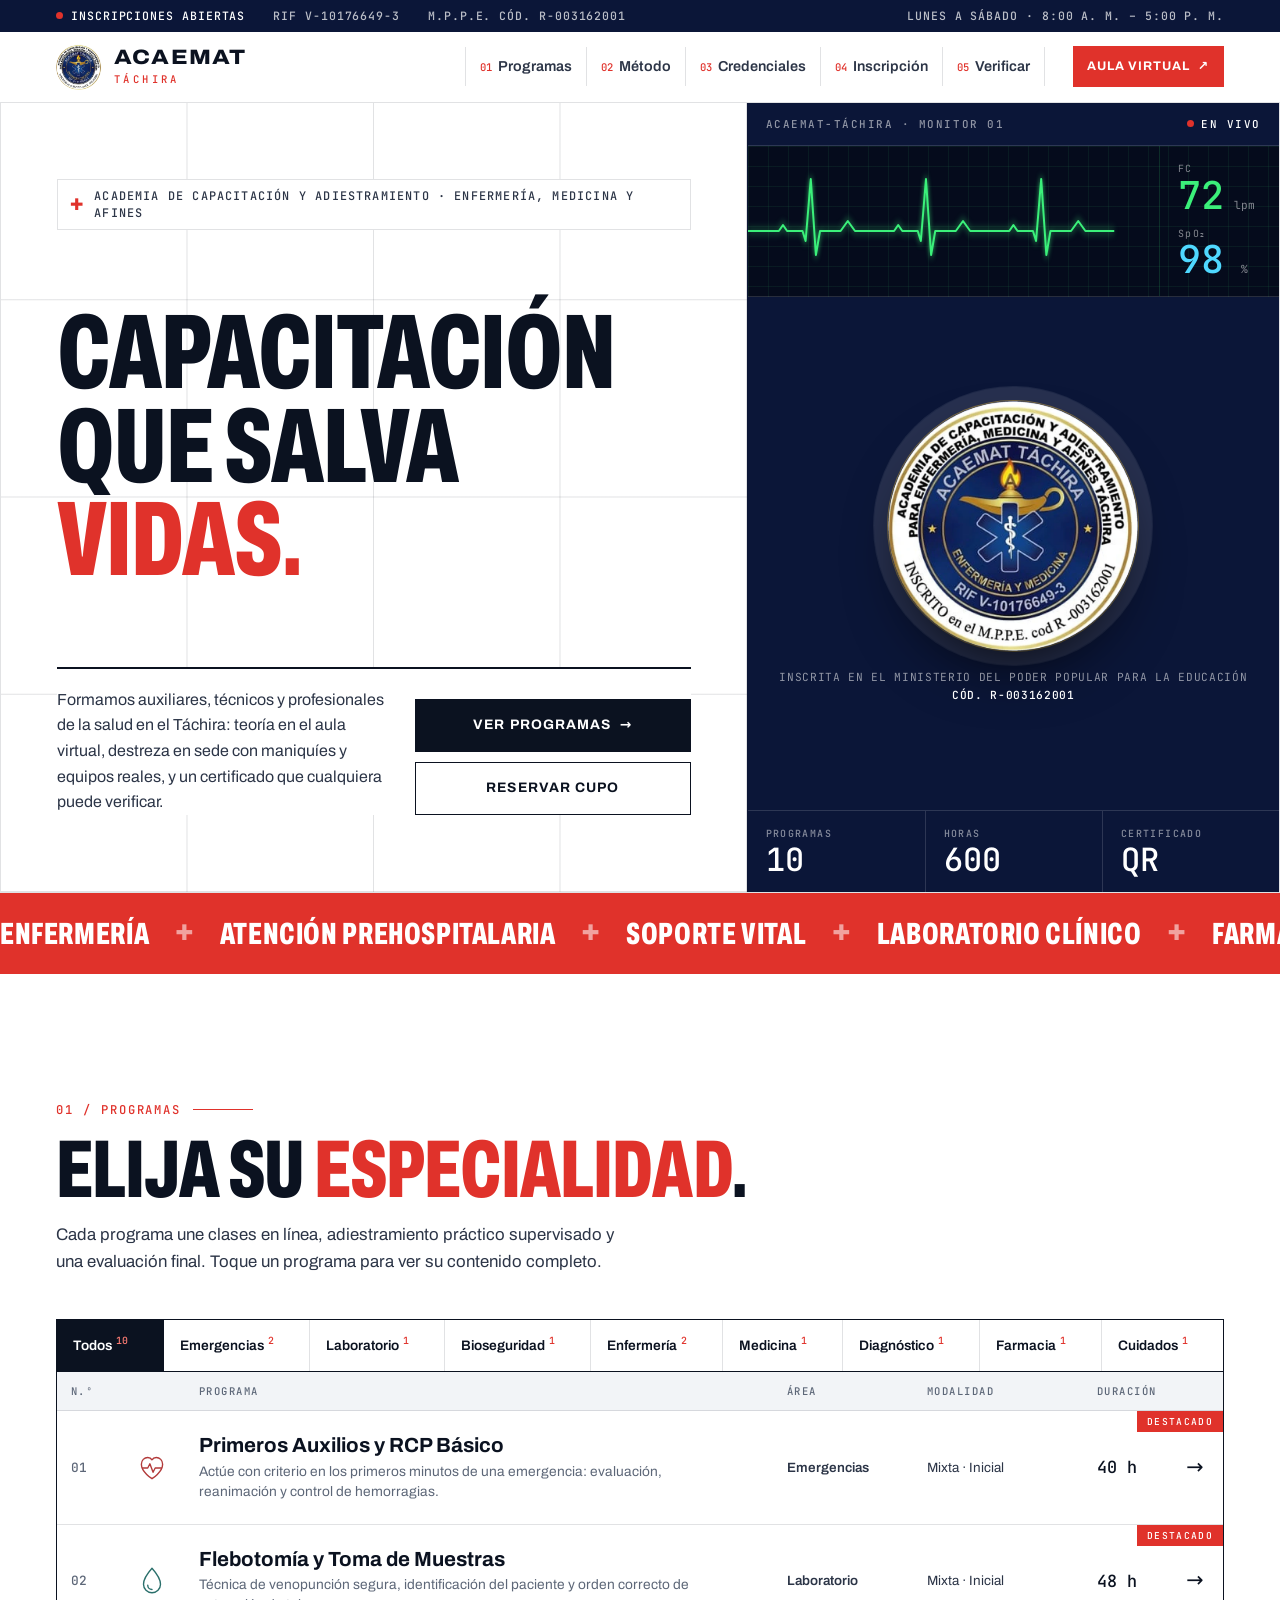
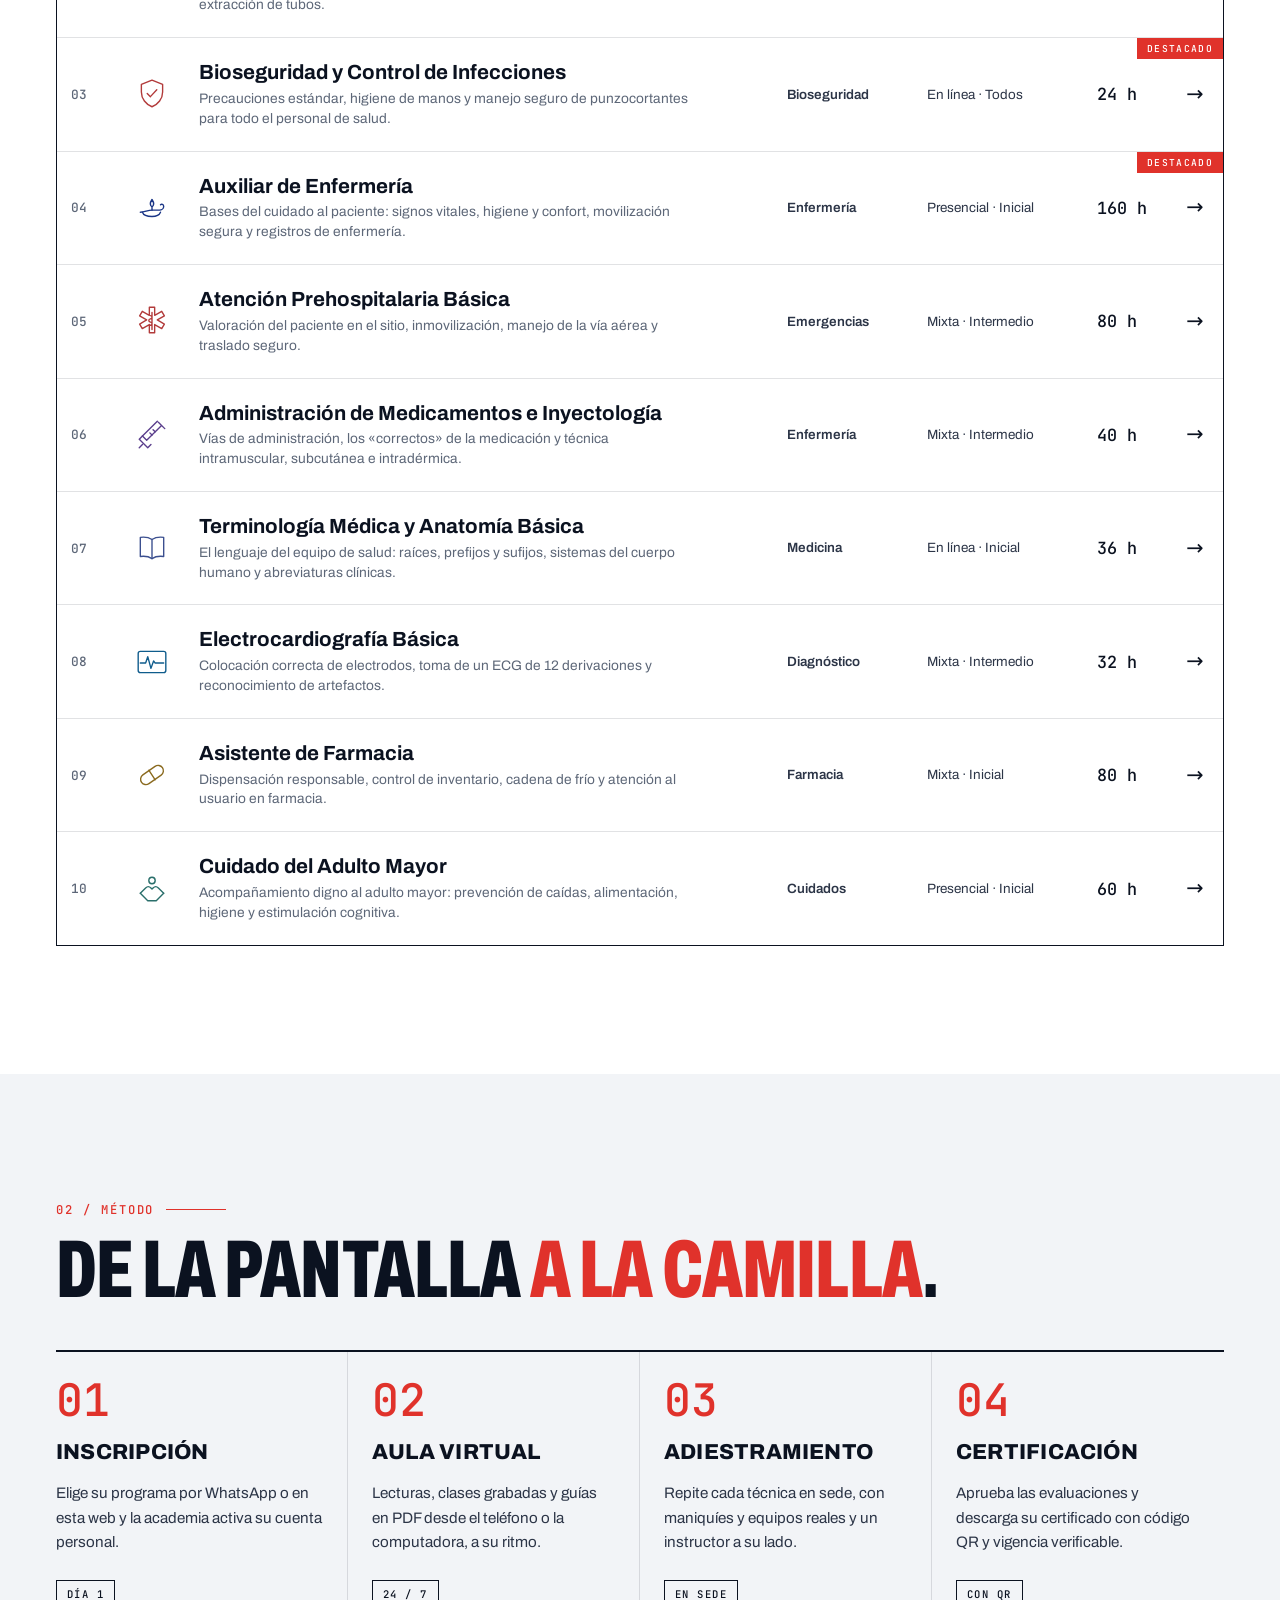
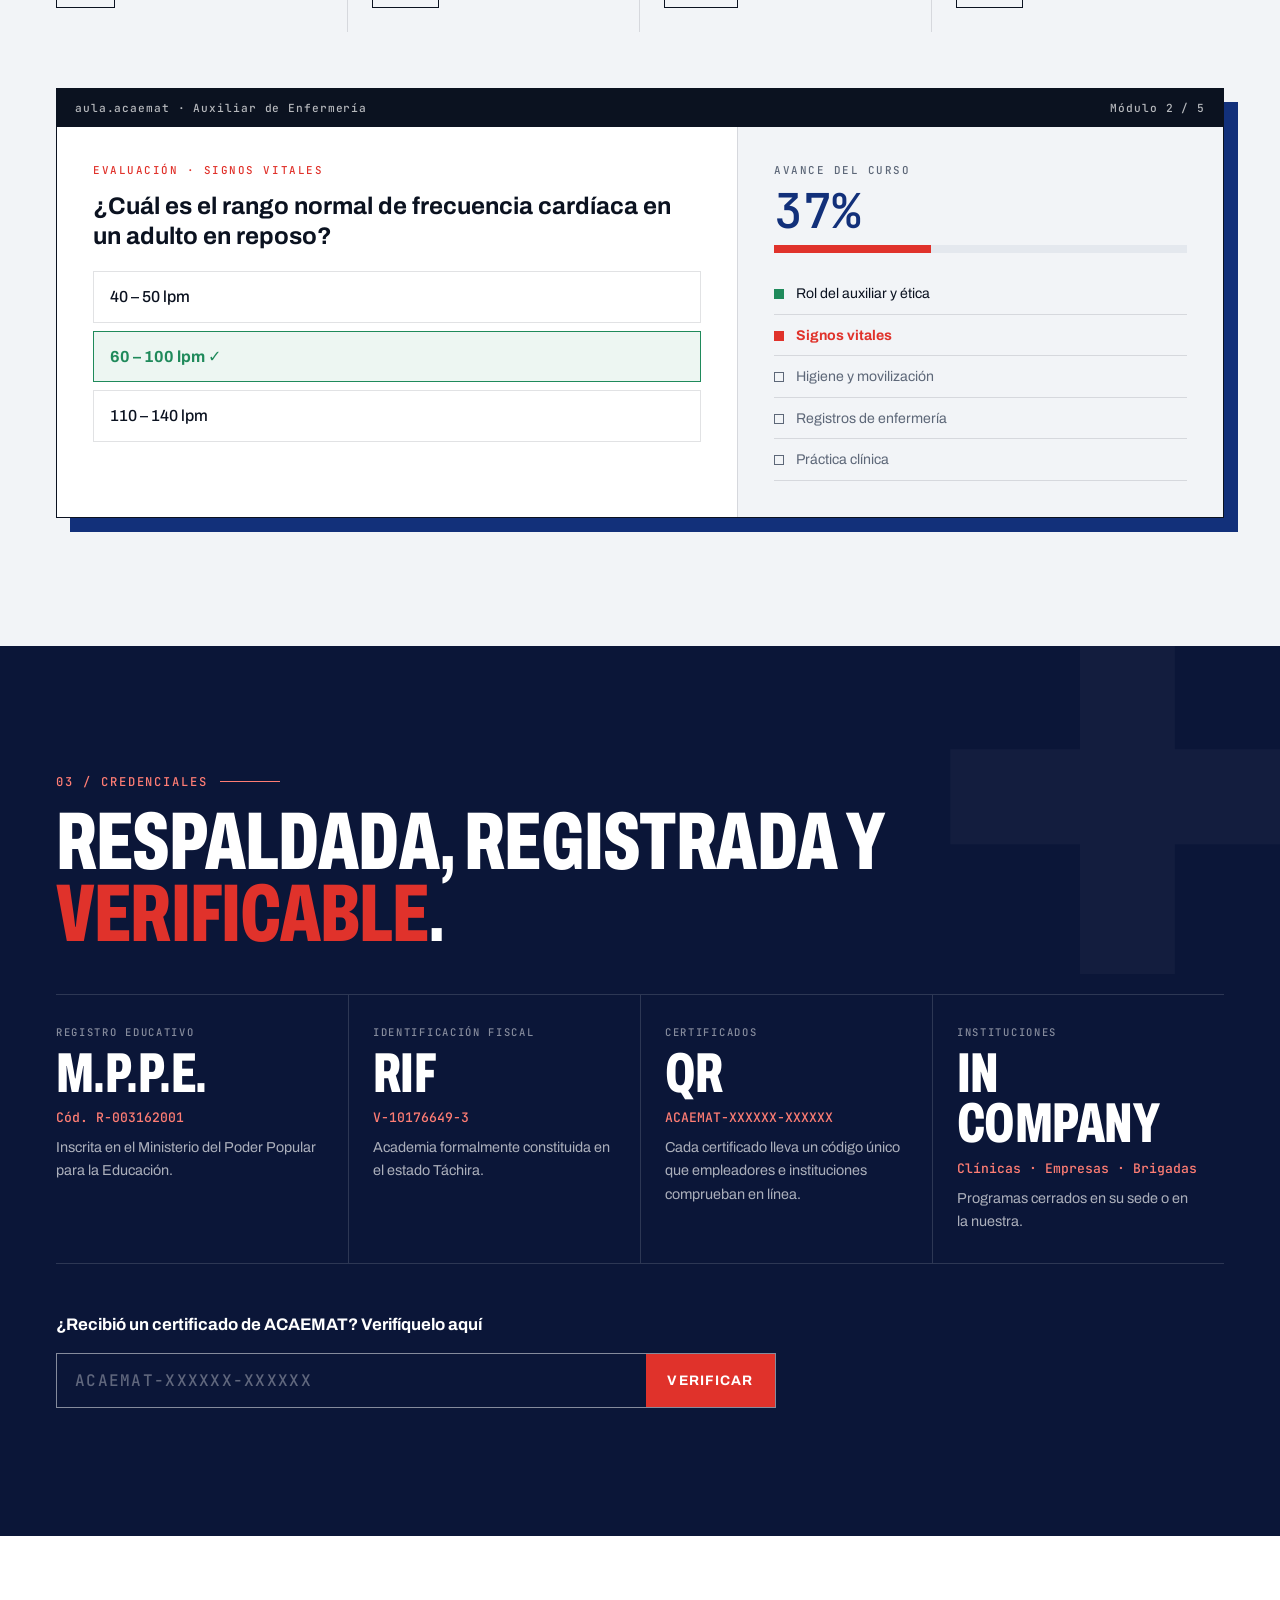
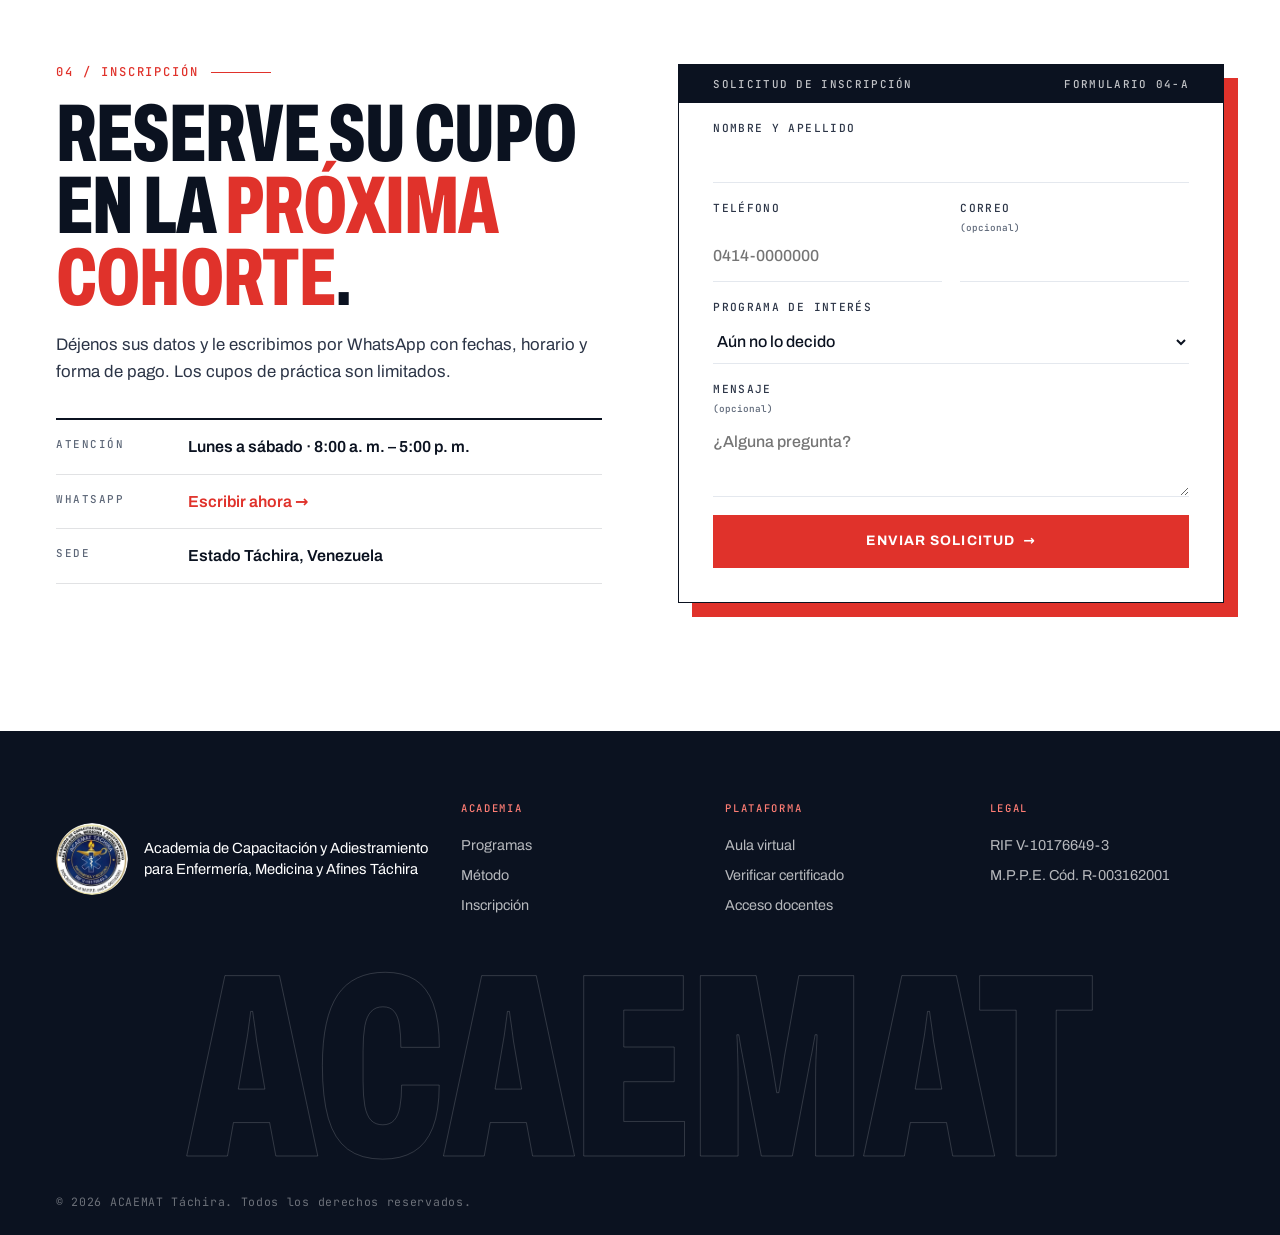
<file: index.html>
<!doctype html>
<html lang="es" class="no-js">
<head>
  <meta charset="utf-8" />
  <meta name="viewport" content="width=device-width, initial-scale=1" />
  <title>ACAEMAT Táchira · Capacitación y Adiestramiento en Enfermería, Medicina y Afines</title>
  <meta name="description" content="ACAEMAT Táchira: academia de capacitación y adiestramiento en enfermería, medicina y afines, inscrita en el M.P.P.E. Auxiliar de enfermería, atención prehospitalaria, RCP, flebotomía y más, con aula virtual y certificado verificable." />
  <meta name="theme-color" content="#0B1638" />
  <link rel="icon" href="assets/img/favicon.png" />
  <link rel="apple-touch-icon" href="assets/img/apple-touch.png" />
  <link rel="preload" href="assets/fonts/archivo-var.woff2" as="font" type="font/woff2" crossorigin />
  <link rel="stylesheet" href="site.css?v=20261112d" />
</head>
<body>

  <!-- Arranque: trazo de ECG -->
  <div class="boot" data-splash aria-hidden="true">
    <svg viewBox="0 0 300 60"><path d="M0 30h90l10-18 12 36 10-44 12 40 8-14h158" /></svg>
    <span>ACAEMAT · TÁCHIRA</span>
  </div>

  <!-- Cinta superior -->
  <div class="ticker" aria-label="Avisos">
    <div class="ticker-in">
      <span class="live"><i></i> Inscripciones abiertas</span>
      <span>RIF V-10176649-3</span>
      <span>M.P.P.E. Cód. R-003162001</span>
      <span class="hide-sm" data-hours>Lunes a sábado · 8:00 a. m. – 5:00 p. m.</span>
    </div>
  </div>

  <!-- Cabecera -->
  <header class="top" data-nav>
    <a class="brand" href="#inicio" aria-label="ACAEMAT Táchira, inicio">
      <img src="assets/img/logo-acaemat-320.webp" alt="" width="46" height="46" />
      <span><strong>ACAEMAT</strong><small>Táchira</small></span>
    </a>
    <nav class="menu" aria-label="Principal">
      <a href="#programas"><b>01</b>Programas</a>
      <a href="#metodo"><b>02</b>Método</a>
      <a href="#credenciales"><b>03</b>Credenciales</a>
      <a href="#inscripcion"><b>04</b>Inscripción</a>
      <a href="verificar.html"><b>05</b>Verificar</a>
    </nav>
    <a class="b b-red b-sm" href="aula.html">Aula virtual <span aria-hidden="true">↗</span></a>
    <button class="burger" data-burger aria-label="Abrir menú" aria-expanded="false"><span></span><span></span><span></span></button>
  </header>

  <main id="inicio">

    <!-- PORTADA -->
    <section class="hero">
      <div class="hero-text">
        <p class="tag"><span class="cross">✚</span> Academia de Capacitación y Adiestramiento · Enfermería, Medicina y Afines</p>
        <h1 class="mega" data-hero-title>
          <span class="ln"><span>Capacitación</span></span>
          <span class="ln"><span>que salva</span></span>
          <span class="ln"><span class="red">vidas.</span></span>
        </h1>
        <div class="hero-foot">
          <p class="lead">Formamos auxiliares, técnicos y profesionales de la salud en el Táchira: teoría en el aula virtual, destreza en sede con maniquíes y equipos reales, y un certificado que cualquiera puede verificar.</p>
          <div class="cta">
            <a class="b b-ink" href="#programas">Ver programas <span aria-hidden="true">→</span></a>
            <a class="b b-line" href="#inscripcion">Reservar cupo</a>
          </div>
        </div>
      </div>

      <!-- Monitor de signos vitales -->
      <aside class="monitor" data-seal aria-label="Resumen de la academia">
        <div class="mon-top">
          <span class="mon-id">ACAEMAT-TÁCHIRA · MONITOR 01</span>
          <span class="mon-rec"><i></i> EN VIVO</span>
        </div>
        <div class="mon-screen">
          <div class="mon-trace" aria-hidden="true">
            <svg class="ecg" viewBox="0 0 800 120" preserveAspectRatio="none"><path d="M0 70h60l8-6 8 6h30l6 10 10-62 10 76 8-24h40l14-10 14 10h76l8-6 8 6h30l6 10 10-62 10 76 8-24h40l14-10 14 10h76l8-6 8 6h30l6 10 10-62 10 76 8-24h40l14-10 14 10h56" /></svg>
            <span class="sweep"></span>
          </div>
          <div class="mon-vitals">
            <div class="v v-hr"><small>FC</small><strong data-hr>72</strong><em>lpm</em></div>
            <div class="v v-sp"><small>SpO₂</small><strong>98</strong><em>%</em></div>
          </div>
        </div>
        <div class="mon-logo">
          <img src="assets/img/logo-medallon.webp" alt="Escudo de ACAEMAT Táchira" width="640" height="640" fetchpriority="high" />
          <p>Inscrita en el Ministerio del Poder Popular para la Educación<br /><b>Cód. R-003162001</b></p>
        </div>
        <dl class="mon-stats">
          <div><dt>Programas</dt><dd data-count="programs">10</dd></div>
          <div><dt>Horas</dt><dd data-count="hours">600</dd></div>
          <div><dt>Certificado</dt><dd>QR</dd></div>
        </dl>
      </aside>
    </section>

    <!-- Áreas -->
    <div class="areas" aria-hidden="true">
      <div class="areas-track">
        <span>Enfermería</span><i>✚</i><span>Atención prehospitalaria</span><i>✚</i><span>Soporte vital</span><i>✚</i><span>Laboratorio clínico</span><i>✚</i><span>Farmacia</span><i>✚</i><span>Electrocardiografía</span><i>✚</i><span>Bioseguridad</span><i>✚</i><span>Cuidados</span><i>✚</i>
        <span>Enfermería</span><i>✚</i><span>Atención prehospitalaria</span><i>✚</i><span>Soporte vital</span><i>✚</i><span>Laboratorio clínico</span><i>✚</i><span>Farmacia</span><i>✚</i><span>Electrocardiografía</span><i>✚</i><span>Bioseguridad</span><i>✚</i><span>Cuidados</span><i>✚</i>
      </div>
    </div>

    <!-- PROGRAMAS -->
    <section class="sec programs" id="programas">
      <header class="sec-head">
        <p class="idx">01 / Programas</p>
        <h2 class="h2">Elija su <span class="red">especialidad</span>.</h2>
        <p class="sec-lead">Cada programa une clases en línea, adiestramiento práctico supervisado y una evaluación final. Toque un programa para ver su contenido completo.</p>
      </header>
      <div class="seg" role="tablist" aria-label="Filtrar por área" data-filters></div>
      <div class="table" role="list" data-course-grid>
        <!-- Contenido mínimo sin JavaScript -->
        <div class="row"><span class="r-n">01</span><span class="r-t">Auxiliar de Enfermería</span><span class="r-a">Enfermería</span><span class="r-h">160 h</span></div>
        <div class="row"><span class="r-n">02</span><span class="r-t">Primeros Auxilios y RCP Básico</span><span class="r-a">Emergencias</span><span class="r-h">40 h</span></div>
        <div class="row"><span class="r-n">03</span><span class="r-t">Atención Prehospitalaria Básica</span><span class="r-a">Emergencias</span><span class="r-h">80 h</span></div>
      </div>
    </section>

    <!-- MÉTODO -->
    <section class="sec method" id="metodo">
      <header class="sec-head">
        <p class="idx">02 / Método</p>
        <h2 class="h2">De la pantalla <span class="red">a la camilla</span>.</h2>
      </header>
      <ol class="flow">
        <li><span class="fn">01</span><h3>Inscripción</h3><p>Elige su programa por WhatsApp o en esta web y la academia activa su cuenta personal.</p><span class="fi">Día 1</span></li>
        <li><span class="fn">02</span><h3>Aula virtual</h3><p>Lecturas, clases grabadas y guías en PDF desde el teléfono o la computadora, a su ritmo.</p><span class="fi">24 / 7</span></li>
        <li><span class="fn">03</span><h3>Adiestramiento</h3><p>Repite cada técnica en sede, con maniquíes y equipos reales y un instructor a su lado.</p><span class="fi">En sede</span></li>
        <li><span class="fn">04</span><h3>Certificación</h3><p>Aprueba las evaluaciones y descarga su certificado con código QR y vigencia verificable.</p><span class="fi">Con QR</span></li>
      </ol>

      <!-- Vista del aula -->
      <div class="peek">
        <div class="peek-bar"><span>aula.acaemat · Auxiliar de Enfermería</span><span>Módulo 2 / 5</span></div>
        <div class="peek-body">
          <div class="peek-q">
            <small>Evaluación · Signos vitales</small>
            <p>¿Cuál es el rango normal de frecuencia cardíaca en un adulto en reposo?</p>
            <ul>
              <li>40 – 50 lpm</li>
              <li class="ok">60 – 100 lpm</li>
              <li>110 – 140 lpm</li>
            </ul>
          </div>
          <div class="peek-prog">
            <span>Avance del curso</span>
            <b data-count-pct>0%</b>
            <div class="bar"><i data-demo-bar></i></div>
            <ul class="peek-mods">
              <li class="done">Rol del auxiliar y ética</li>
              <li class="now">Signos vitales</li>
              <li>Higiene y movilización</li>
              <li>Registros de enfermería</li>
              <li>Práctica clínica</li>
            </ul>
          </div>
        </div>
      </div>
    </section>

    <!-- CREDENCIALES -->
    <section class="creds" id="credenciales">
      <div class="creds-in">
        <header class="sec-head">
          <p class="idx light">03 / Credenciales</p>
          <h2 class="h2 light">Respaldada, registrada y <span class="red">verificable</span>.</h2>
        </header>
        <div class="creds-grid">
          <div class="cred"><small>Registro educativo</small><strong>M.P.P.E.</strong><code>Cód. R-003162001</code><p>Inscrita en el Ministerio del Poder Popular para la Educación.</p></div>
          <div class="cred"><small>Identificación fiscal</small><strong>RIF</strong><code>V-10176649-3</code><p>Academia formalmente constituida en el estado Táchira.</p></div>
          <div class="cred"><small>Certificados</small><strong>QR</strong><code>ACAEMAT-XXXXXX-XXXXXX</code><p>Cada certificado lleva un código único que empleadores e instituciones comprueban en línea.</p></div>
          <div class="cred"><small>Instituciones</small><strong>In company</strong><code>Clínicas · Empresas · Brigadas</code><p>Programas cerrados en su sede o en la nuestra.</p></div>
        </div>

        <!-- Verificación rápida -->
        <form class="quick-verify" action="verificar.html" method="get">
          <label for="qv">¿Recibió un certificado de ACAEMAT? Verifíquelo aquí</label>
          <div class="qv-row">
            <input id="qv" name="c" placeholder="ACAEMAT-XXXXXX-XXXXXX" autocomplete="off" autocapitalize="characters" spellcheck="false" required />
            <button class="b b-red" type="submit">Verificar</button>
          </div>
        </form>
      </div>
    </section>

    <!-- INSCRIPCIÓN -->
    <section class="sec enroll" id="inscripcion">
      <div class="enroll-copy">
        <p class="idx">04 / Inscripción</p>
        <h2 class="h2">Reserve su cupo en la <span class="red">próxima cohorte</span>.</h2>
        <p class="sec-lead">Déjenos sus datos y le escribimos por WhatsApp con fechas, horario y forma de pago. Los cupos de práctica son limitados.</p>
        <dl class="facts">
          <div><dt>Atención</dt><dd data-hours>Lunes a sábado · 8:00 a. m. – 5:00 p. m.</dd></div>
          <div><dt>WhatsApp</dt><dd><a data-wa href="#">Escribir ahora →</a></dd></div>
          <div><dt>Sede</dt><dd>Estado Táchira, Venezuela</dd></div>
        </dl>
      </div>
      <form class="form" data-enroll novalidate>
        <div class="form-head"><span>Solicitud de inscripción</span><span>Formulario 04-A</span></div>
        <label>Nombre y apellido<input name="name" required autocomplete="name" /></label>
        <div class="two">
          <label>Teléfono<input name="phone" required inputmode="tel" autocomplete="tel" placeholder="0414-0000000" /></label>
          <label>Correo <small>(opcional)</small><input name="email" type="email" autocomplete="email" /></label>
        </div>
        <label>Programa de interés<select name="courseId" data-course-select></select></label>
        <label>Mensaje <small>(opcional)</small><textarea name="message" rows="3" placeholder="¿Alguna pregunta?"></textarea></label>
        <button class="b b-red b-block" type="submit">Enviar solicitud <span aria-hidden="true">→</span></button>
        <div class="form-ok" data-ok hidden>
          <svg viewBox="0 0 52 52" aria-hidden="true"><circle cx="26" cy="26" r="24" /><path d="M15 27l7 7 15-16" /></svg>
          <p><strong>¡Solicitud recibida!</strong> Abrimos WhatsApp para confirmar su cupo.</p>
        </div>
      </form>
    </section>
  </main>

  <footer class="foot">
    <div class="foot-grid">
      <div class="foot-brand">
        <img src="assets/img/logo-acaemat-320.webp" alt="" width="72" height="72" loading="lazy" />
        <p>Academia de Capacitación y Adiestramiento<br />para Enfermería, Medicina y Afines Táchira</p>
      </div>
      <div><h4>Academia</h4><a href="#programas">Programas</a><a href="#metodo">Método</a><a href="#inscripcion">Inscripción</a></div>
      <div><h4>Plataforma</h4><a href="aula.html">Aula virtual</a><a href="verificar.html">Verificar certificado</a><a href="admin.html">Acceso docentes</a></div>
      <div><h4>Legal</h4><span>RIF V-10176649-3</span><span>M.P.P.E. Cód. R-003162001</span></div>
    </div>
    <p class="wordmark" aria-hidden="true">ACAEMAT</p>
    <p class="foot-note">© <span data-year>2026</span> ACAEMAT Táchira. Todos los derechos reservados.</p>
  </footer>

  <!-- Ficha del programa (panel lateral) -->
  <dialog class="drawer" data-dialog>
    <div class="drawer-in" data-dialog-body></div>
  </dialog>

  <script defer src="lib/gsap.min.js?v=20261112b"></script>
  <script defer src="js/config.js?v=20261117a"></script>
  <script defer src="js/seed.js?v=20261112b"></script>
  <script defer src="js/store.js?v=20261117c"></script>
  <script defer src="js/main.js?v=20261112b"></script>
</body>
</html>
</file>
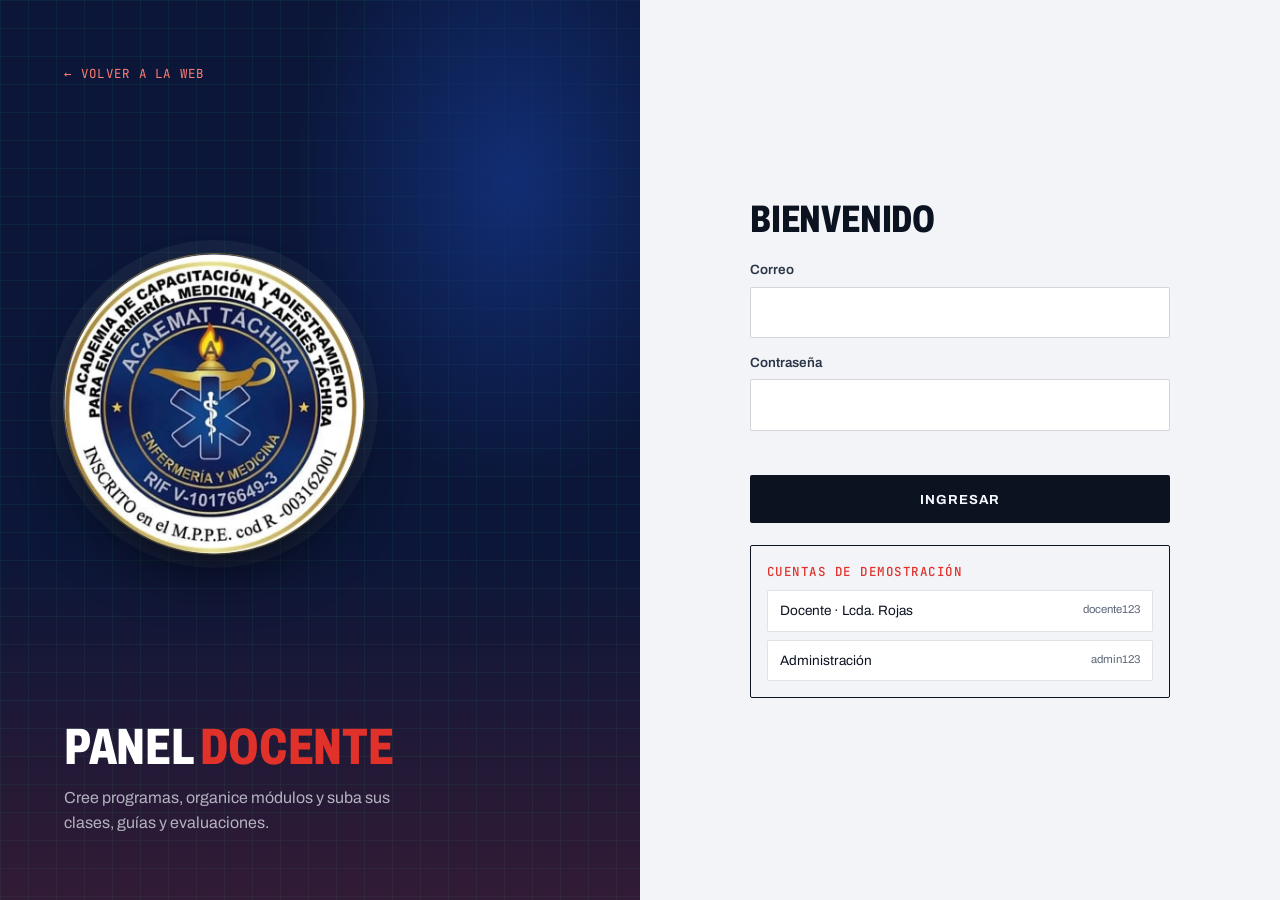
<file: admin.html>
<!doctype html>
<html lang="es">
<head>
  <meta charset="utf-8" />
  <meta name="viewport" content="width=device-width, initial-scale=1" />
  <title>Panel docente · ACAEMAT Táchira</title>
  <meta name="theme-color" content="#0A1640" />
  <meta name="robots" content="noindex" />
  <link rel="icon" href="assets/img/favicon.png" />
  <link rel="apple-touch-icon" href="assets/img/apple-touch.png" />
  <link rel="manifest" href="admin.webmanifest" />
  <link rel="stylesheet" href="styles.css?v=20261117d" />
  <link rel="stylesheet" href="app.css?v=20261117d" />
</head>
<body class="app">
  <div id="app"><noscript><p style="padding:40px">Active JavaScript para usar el Panel docente.</p></noscript></div>
  <script defer src="js/config.js?v=20261117d"></script>
  <script defer src="js/seed.js?v=20261117a"></script>
  <script defer src="js/store.js?v=20261117d"></script>
  <script defer src="lib/qrcode.js?v=20261117a"></script>
  <script defer src="js/cert.js?v=20261117a"></script>
  <script defer src="js/ui.js?v=20261117d"></script>
  <script defer src="js/exam-templates.js?v=20261117a"></script>
  <script defer src="js/clases.js?v=20261117d"></script>
  <script defer src="js/pagos.js?v=20261117d"></script>
  <script defer src="js/respaldo.js?v=20261117d"></script>
  <script defer src="js/admin.js?v=20261117d"></script>
  <script>if ("serviceWorker" in navigator) window.addEventListener("load", function () { navigator.serviceWorker.register("sw.js").catch(function () {}); });</script>
</body>
</html>
</file>
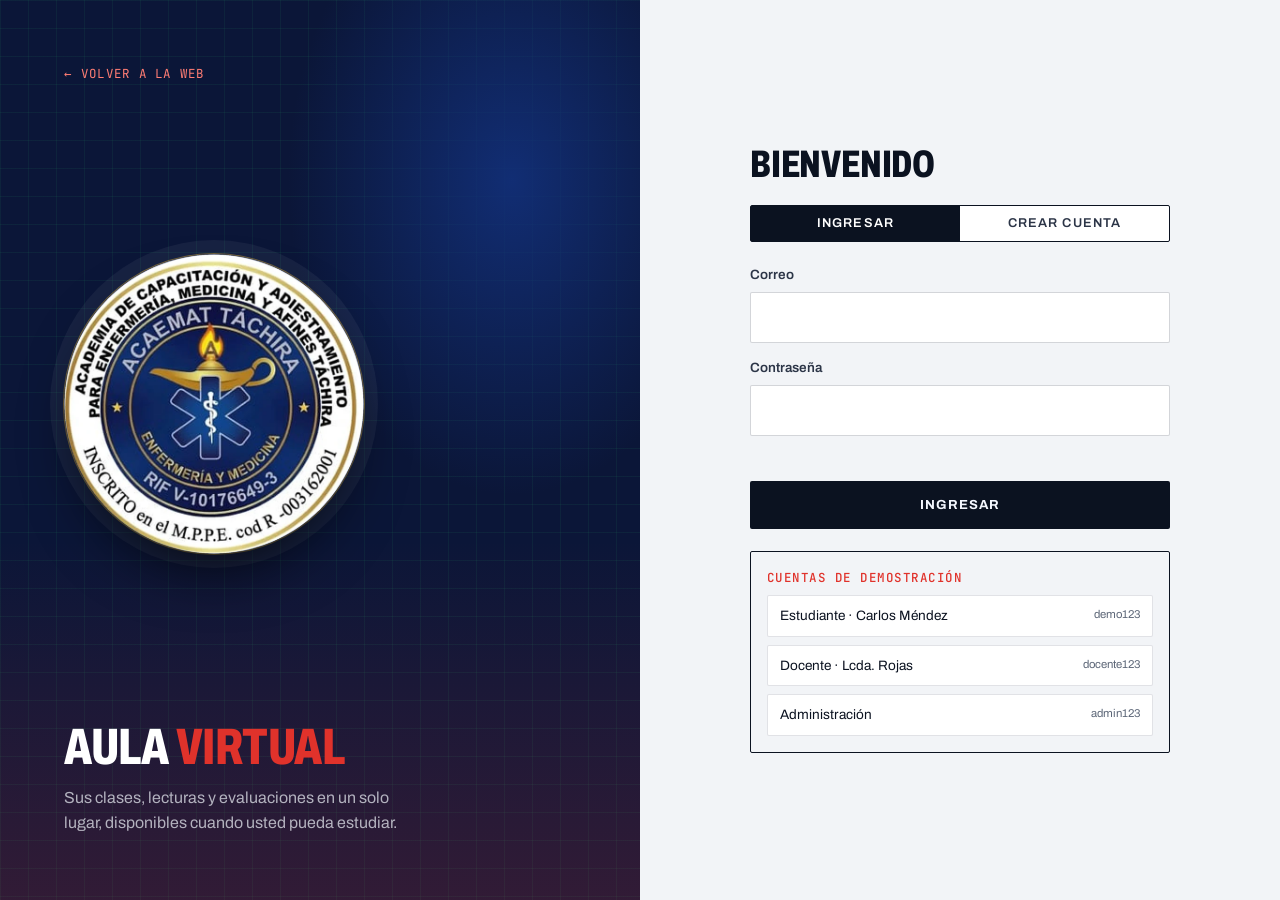
<file: aula.html>
<!doctype html>
<html lang="es">
<head>
  <meta charset="utf-8" />
  <meta name="viewport" content="width=device-width, initial-scale=1" />
  <title>Aula virtual · ACAEMAT Táchira</title>
  <meta name="theme-color" content="#0A1640" />
  <meta name="robots" content="noindex" />
  <link rel="icon" href="assets/img/favicon.png" />
  <link rel="apple-touch-icon" href="assets/img/apple-touch.png" />
  <link rel="stylesheet" href="styles.css?v=20261117d" />
  <link rel="stylesheet" href="app.css?v=20261117d" />
</head>
<body class="app">
  <div id="app"><noscript><p style="padding:40px">Active JavaScript para usar el Aula virtual.</p></noscript></div>
  <script defer src="js/config.js?v=20261117d"></script>
  <script defer src="js/seed.js?v=20261117a"></script>
  <script defer src="js/store.js?v=20261117d"></script>
  <script defer src="lib/qrcode.js?v=20261117a"></script>
  <script defer src="js/cert.js?v=20261117a"></script>
  <script defer src="js/ui.js?v=20261117d"></script>
  <script defer src="js/clases.js?v=20261117d"></script>
  <script defer src="js/pagos.js?v=20261117d"></script>
  <script defer src="js/aula.js?v=20261117d"></script>
</body>
</html>
</file>
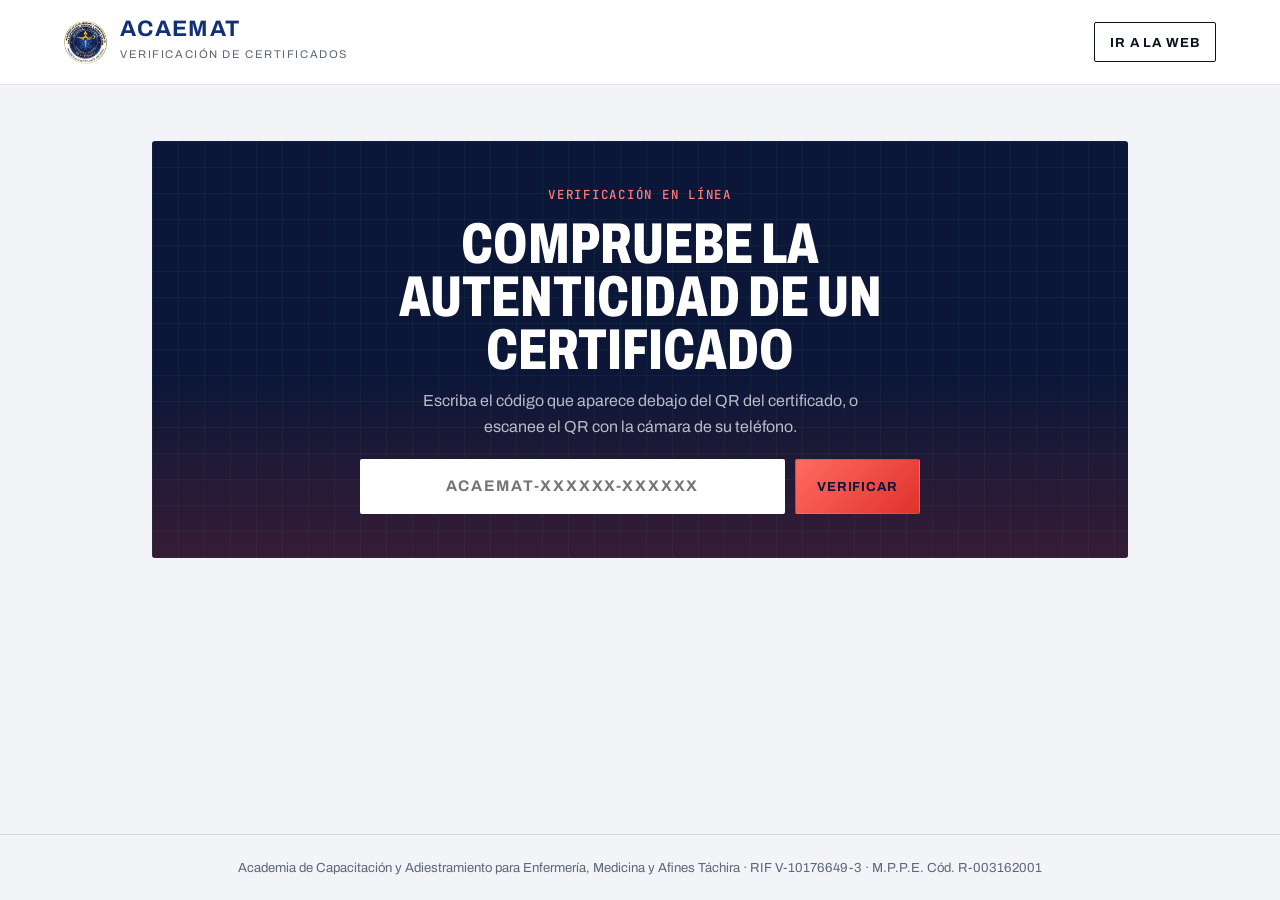
<file: verificar.html>
<!doctype html>
<html lang="es">
<head>
  <meta charset="utf-8" />
  <meta name="viewport" content="width=device-width, initial-scale=1" />
  <title>Verificación de certificados · ACAEMAT Táchira</title>
  <meta name="description" content="Verifique en línea la autenticidad de un certificado emitido por la Academia ACAEMAT." />
  <meta name="theme-color" content="#1A3586" />
  <link rel="icon" href="assets/img/favicon.png" />
  <link rel="stylesheet" href="styles.css?v=20261112b" />
  <link rel="stylesheet" href="app.css?v=20261112d" />
</head>
<body class="app">
  <div class="verify">
    <header class="verify-top">
      <img src="assets/img/logo-acaemat-320.webp" alt="" width="44" height="44" />
      <div><strong>ACAEMAT</strong><small>Verificación de certificados</small></div>
      <a class="btn btn-line btn-sm" href="index.html">Ir a la web</a>
    </header>
    <main class="verify-main">
      <section class="lookup">
        <p class="eyebrow">Verificación en línea</p>
        <h1>Compruebe la autenticidad de un certificado</h1>
        <p>Escriba el código que aparece debajo del QR del certificado, o escanee el QR con la cámara de su teléfono.</p>
        <form class="lookup-form" data-lookup>
          <label class="sr" for="code">Código del certificado</label>
          <input id="code" name="code" autocomplete="off" autocapitalize="characters" spellcheck="false" placeholder="ACAEMAT-XXXXXX-XXXXXX" required />
          <button class="btn btn-navy">Verificar</button>
        </form>
      </section>
      <div data-out style="display:grid;gap:28px;scroll-margin-top:20px"></div>
    </main>
    <footer class="verify-foot">Academia de Capacitación y Adiestramiento para Enfermería, Medicina y Afines Táchira · RIF V-10176649-3 · M.P.P.E. Cód. R-003162001</footer>
  </div>
  <script defer src="js/config.js?v=20261112b"></script>
  <script defer src="lib/qrcode.js?v=20261112b"></script>
  <script defer src="js/cert.js?v=20261112b"></script>
  <script defer src="js/verificar.js?v=20261112b"></script>
</body>
</html>
</file>
<file: site.css>
/* =========================================================================
   ACAEMAT Táchira — Sitio público
   Concepto: "monitor clínico". Rejilla suiza blanca, tipografía condensada,
   rojo de emergencia + azul del escudo, esquinas rectas, datos en monoespaciada.
   ========================================================================= */

/* ---------- Fuentes locales (sin depender de Google Fonts) ---------- */
@font-face { font-family: "Archivo"; src: url("assets/fonts/archivo-var.woff2") format("woff2"); font-weight: 100 900; font-stretch: 62% 125%; font-style: normal; font-display: swap; }
@font-face { font-family: "JetBrains Mono"; src: url("assets/fonts/jbmono-400.woff2") format("woff2"); font-weight: 400; font-display: swap; }
@font-face { font-family: "JetBrains Mono"; src: url("assets/fonts/jbmono-500.woff2") format("woff2"); font-weight: 500; font-display: swap; }
@font-face { font-family: "JetBrains Mono"; src: url("assets/fonts/jbmono-700.woff2") format("woff2"); font-weight: 700; font-display: swap; }

/* ---------- Tokens ---------- */
:root {
  --ink: #0B1220;
  --ink-2: #2C3547;
  --mute: #5D6778;
  --paper: #FFFFFF;
  --gray: #F2F4F7;
  --gray-2: #E4E8EE;
  --navy: #12307A;
  --navy-d: #0B1638;
  --screen: #050B1C;
  --red: #E0322B;
  --red-d: #B8241E;
  --green: #3BF07A;
  --cyan: #4FD8FF;
  --gold: #C9A23A;
  --line: rgba(11, 18, 32, .12);
  --line-l: rgba(255, 255, 255, .14);
  --ok: #1F8A5B;
  --err: #D12E2E;

  --sans: "Archivo", "Arial Narrow", system-ui, sans-serif;
  --mono: "JetBrains Mono", ui-monospace, "Cascadia Mono", Consolas, monospace;
  --ease: cubic-bezier(.16, 1, .3, 1);
  --pad: clamp(18px, 4.5vw, 56px);
  --max: 1320px;
}

/* ---------- Base ---------- */
*, *::before, *::after { box-sizing: border-box; }
html { scroll-behavior: smooth; scroll-padding-top: 90px; -webkit-text-size-adjust: 100%; }
body { margin: 0; background: var(--paper); color: var(--ink); font: 400 16px/1.6 var(--sans); -webkit-font-smoothing: antialiased; overflow-x: clip; }
img, svg { display: block; max-width: 100%; height: auto; }
a { color: inherit; }
button, input, select, textarea { font: inherit; color: inherit; }
h1, h2, h3, h4, p { margin: 0; }
:focus-visible { outline: 2px solid var(--red); outline-offset: 3px; }
[hidden] { display: none !important; }
.red { color: var(--red); }

/* Titulares condensados */
.mega, .h2, .cred strong, .wordmark, .dr-head h2 {
  font-family: var(--sans); font-weight: 800; text-transform: uppercase;
  font-stretch: 62%; font-variation-settings: "wdth" 62; letter-spacing: -.01em;
}

/* ---------- Botones ---------- */
.b {
  display: inline-flex; align-items: center; justify-content: center; gap: .6em;
  padding: 1.05em 1.5em; border: 1.5px solid transparent; border-radius: 0;
  font-weight: 700; font-size: .86rem; letter-spacing: .08em; text-transform: uppercase; text-decoration: none;
  cursor: pointer; white-space: nowrap; position: relative; isolation: isolate; overflow: hidden;
  transition: color .3s var(--ease), border-color .3s;
}
.b::before { content: ""; position: absolute; inset: 0; z-index: -1; transform: scaleX(0); transform-origin: right; transition: transform .45s var(--ease); }
.b:hover::before { transform: scaleX(1); transform-origin: left; }
.b span { transition: transform .35s var(--ease); }
.b:hover span { transform: translateX(4px); }
.b-red { background: var(--red); color: #fff; }
.b-red::before { background: var(--ink); }
.b-ink { background: var(--ink); color: #fff; }
.b-ink::before { background: var(--red); }
.b-line { background: transparent; color: var(--ink); border-color: var(--ink); }
.b-line::before { background: var(--ink); }
.b-line:hover { color: #fff; }
.b-sm { padding: .8em 1.1em; font-size: .78rem; }
.b-block { width: 100%; }

/* ---------- Arranque ---------- */
.boot {
  position: fixed; inset: 0; z-index: 500; display: grid; place-content: center; justify-items: center; gap: 18px;
  background: var(--navy-d); transition: opacity .6s var(--ease), visibility .6s;
  animation: bootSafety .01s 4.5s forwards;
}
.boot svg { width: min(300px, 70vw); overflow: visible; }
.boot path { fill: none; stroke: var(--green); stroke-width: 2.5; stroke-linejoin: round; stroke-dasharray: 420; stroke-dashoffset: 420; animation: draw 1.3s .1s var(--ease) forwards; filter: drop-shadow(0 0 6px rgba(59,240,122,.7)); }
.boot span { font: 500 .78rem var(--mono); letter-spacing: .3em; color: rgba(255,255,255,.6); }
.boot.is-out { opacity: 0; visibility: hidden; pointer-events: none; }
@keyframes draw { to { stroke-dashoffset: 0; } }
@keyframes bootSafety { to { opacity: 0; visibility: hidden; pointer-events: none; } }

/* ---------- Cinta superior ---------- */
.ticker { background: var(--navy-d); color: rgba(255,255,255,.72); font: 500 .72rem/1 var(--mono); letter-spacing: .08em; text-transform: uppercase; }
.ticker-in { max-width: var(--max); margin: 0 auto; padding: 10px var(--pad); display: flex; gap: 28px; align-items: center; overflow: hidden; }
.ticker-in span { white-space: nowrap; }
@media (max-width: 900px) { .ticker-in .hide-sm { display: none; } }
.ticker-in span:last-child { margin-left: auto; }
.live { display: inline-flex; align-items: center; gap: 8px; color: #fff; }
.live i { width: 7px; height: 7px; border-radius: 50%; background: var(--red); animation: blink 1.2s steps(2) infinite; }
@keyframes blink { 50% { opacity: .2; } }

/* ---------- Cabecera ---------- */
.top {
  position: sticky; top: 0; z-index: 100; background: rgba(255,255,255,.94);
  backdrop-filter: blur(10px); -webkit-backdrop-filter: blur(10px);
  border-bottom: 1px solid var(--line); display: flex; align-items: center; gap: 28px;
  padding: 12px max(var(--pad), calc((100vw - var(--max)) / 2 + var(--pad)));
  transition: box-shadow .3s;
}
.top.is-scrolled { box-shadow: 0 8px 24px -16px rgba(11,18,32,.4); }
.brand { display: flex; align-items: center; gap: 12px; text-decoration: none; margin-right: auto; }
.brand img { border-radius: 50%; }
.brand span { display: grid; line-height: 1; }
.brand strong { font-weight: 800; font-size: 1.3rem; letter-spacing: .06em; font-stretch: 115%; font-variation-settings: "wdth" 115; }
.brand small { font: 500 .66rem var(--mono); letter-spacing: .32em; text-transform: uppercase; color: var(--red); margin-top: 4px; }
.menu { display: flex; }
.menu a { display: flex; align-items: baseline; gap: 6px; padding: 8px 14px; text-decoration: none; font-weight: 600; font-size: .9rem; color: var(--ink-2); border-left: 1px solid var(--line); transition: color .2s, background .2s; }
.menu a:last-child { border-right: 1px solid var(--line); }
.menu a b { font: 500 .66rem var(--mono); color: var(--red); }
.menu a:hover { color: var(--ink); background: var(--gray); }
.burger { display: none; width: 46px; height: 46px; border: 1.5px solid var(--ink); background: transparent; cursor: pointer; place-content: center; gap: 5px; }
.burger span { display: block; width: 18px; height: 2px; background: var(--ink); transition: transform .3s var(--ease), opacity .2s; }
.top.is-open .burger span:nth-child(1) { transform: translateY(7px) rotate(45deg); }
.top.is-open .burger span:nth-child(2) { opacity: 0; }
.top.is-open .burger span:nth-child(3) { transform: translateY(-7px) rotate(-45deg); }

/* ---------- Portada ---------- */
.hero {
  max-width: var(--max); margin: 0 auto; display: grid; grid-template-columns: 7fr 5fr;
  min-height: calc(100svh - 110px); border-inline: 1px solid var(--line); border-bottom: 1px solid var(--line);
}
.hero > * { min-width: 0; }
.hero-text {
  padding: clamp(36px, 6vw, 80px) var(--pad); display: grid; align-content: space-between; gap: 40px;
  background-image: linear-gradient(var(--line) 1px, transparent 1px), linear-gradient(90deg, var(--line) 1px, transparent 1px);
  background-size: 100% 25%, 25% 100%; background-position: 0 -1px, -1px 0;
}
.tag { display: inline-flex; align-items: center; gap: 10px; font: 500 .74rem/1.4 var(--mono); letter-spacing: .1em; text-transform: uppercase; color: var(--ink-2); background: var(--paper); padding: 8px 12px; border: 1px solid var(--line); justify-self: start; max-width: 100%; }
.cross { color: var(--red); font-size: 1rem; line-height: 1; }
.mega { font-size: clamp(3.1rem, 8.3vw, 8.4rem); line-height: .84; color: var(--ink); }
.mega .ln { display: block; overflow: hidden; padding: .14em 0 .04em; margin-top: -.14em; }
.mega .ln > span { display: inline-block; }
.hero-foot { display: grid; grid-template-columns: 1.2fr 1fr; gap: 28px; align-items: end; background: var(--paper); padding-top: 18px; border-top: 2px solid var(--ink); }
.lead { font-size: clamp(1rem, 1.2vw, 1.1rem); color: var(--ink-2); max-width: 46ch; }
.cta { display: flex; flex-direction: column; gap: 10px; }

/* Monitor */
.monitor { background: var(--navy-d); color: #fff; display: grid; grid-template-rows: auto auto 1fr auto; border-left: 1px solid var(--line); }
.mon-top { display: flex; justify-content: space-between; padding: 14px 18px; font: 500 .68rem var(--mono); letter-spacing: .14em; color: rgba(255,255,255,.55); border-bottom: 1px solid var(--line-l); }
.mon-rec { display: inline-flex; align-items: center; gap: 7px; color: #fff; }
.mon-rec i { width: 7px; height: 7px; border-radius: 50%; background: var(--red); animation: blink 1.2s steps(2) infinite; }
.mon-screen { position: relative; display: grid; grid-template-columns: 1fr auto; background: var(--screen); border-bottom: 1px solid var(--line-l);
  background-image: linear-gradient(rgba(59,240,122,.07) 1px, transparent 1px), linear-gradient(90deg, rgba(59,240,122,.07) 1px, transparent 1px); background-size: 20px 20px; }
.mon-trace { position: relative; overflow: hidden; height: 150px; }
.ecg { position: absolute; inset: 15px 0; width: 100%; height: 120px; }
.ecg path { fill: none; stroke: var(--green); stroke-width: 2; stroke-linejoin: round; vector-effect: non-scaling-stroke; filter: drop-shadow(0 0 4px rgba(59,240,122,.8)); }
.sweep { position: absolute; top: 0; bottom: 0; left: -12%; width: 12%; background: linear-gradient(90deg, transparent, var(--screen) 70%); animation: sweep 3.2s linear infinite; }
.sweep::after { content: ""; position: absolute; right: 30%; top: 0; bottom: 0; width: 2px; background: rgba(59,240,122,.35); }
@keyframes sweep { to { left: 100%; } }
.mon-vitals { display: grid; align-content: center; gap: 10px; padding: 12px 18px; border-left: 1px solid rgba(59,240,122,.15); min-width: 120px; }
.v { display: grid; grid-template-columns: auto auto; align-items: baseline; column-gap: 4px; font-family: var(--mono); }
.v small { grid-column: 1 / -1; font-size: .62rem; letter-spacing: .14em; color: rgba(255,255,255,.5); }
.v strong { font-size: 2.4rem; font-weight: 500; line-height: 1; }
.v em { font-style: normal; font-size: .7rem; color: rgba(255,255,255,.5); }
.v-hr strong { color: var(--green); }
.v-sp strong { color: var(--cyan); }
.mon-logo { display: grid; place-items: center; align-content: center; gap: 18px; padding: 28px 22px; text-align: center; }
.mon-logo img { width: min(250px, 62%); border-radius: 50%; box-shadow: 0 30px 60px -20px rgba(0,0,0,.8), 0 0 0 1px rgba(201,162,58,.5), 0 0 0 14px rgba(255,255,255,.04), 0 0 0 15px rgba(255,255,255,.08); transition: transform .6s var(--ease); }
.mon-logo p { font: 400 .7rem/1.6 var(--mono); letter-spacing: .06em; color: rgba(255,255,255,.55); text-transform: uppercase; }
.mon-logo b { color: #fff; font-weight: 500; }
.mon-stats { display: grid; grid-template-columns: repeat(3, 1fr); margin: 0; border-top: 1px solid var(--line-l); }
.mon-stats div { padding: 16px 18px; }
.mon-stats div + div { border-left: 1px solid var(--line-l); }
.mon-stats dt { font: 500 .62rem var(--mono); letter-spacing: .14em; text-transform: uppercase; color: rgba(255,255,255,.5); }
.mon-stats dd { margin: 4px 0 0; font: 500 2rem/1 var(--mono); color: #fff; }

/* ---------- Franja de áreas ---------- */
.areas { background: var(--red); color: #fff; overflow: hidden; padding: 16px 0; }
.areas-track { display: flex; width: max-content; gap: 26px; align-items: center; animation: slide 38s linear infinite; font-weight: 800; font-size: clamp(1.3rem, 2.4vw, 2rem); text-transform: uppercase; font-stretch: 62%; font-variation-settings: "wdth" 62; letter-spacing: .02em; white-space: nowrap; }
.areas-track i { font-style: normal; opacity: .55; font-size: .7em; }
.areas:hover .areas-track { animation-play-state: paused; }
@keyframes slide { to { transform: translateX(-50%); } }

/* ---------- Secciones ---------- */
.sec { max-width: var(--max); margin: 0 auto; padding: clamp(72px, 10vw, 130px) var(--pad); }
.sec-head { display: grid; gap: 16px; margin-bottom: 44px; max-width: 900px; }
.idx { display: flex; align-items: center; gap: 12px; font: 500 .76rem var(--mono); letter-spacing: .16em; text-transform: uppercase; color: var(--red); }
.idx::after { content: ""; width: 60px; height: 1px; background: currentColor; }
.idx.light { color: #FF7D74; }
.h2 { font-size: clamp(2.6rem, 6.4vw, 5.6rem); line-height: .88; }
.h2.light { color: #fff; }
.sec-lead { max-width: 58ch; color: var(--ink-2); font-size: 1.05rem; }

/* Filtros segmentados */
.seg { display: flex; flex-wrap: wrap; border: 1.5px solid var(--ink); margin-bottom: 0; }
.seg-b { flex: 1 1 auto; padding: 14px 16px; border: 0; border-right: 1px solid var(--line); background: var(--paper); cursor: pointer; font-weight: 600; font-size: .86rem; text-align: left; transition: background .2s, color .2s; }
.seg-b:last-child { border-right: 0; }
.seg-b sup { font: 500 .62rem var(--mono); color: var(--red); margin-left: 4px; }
.seg-b:hover { background: var(--gray); }
.seg-b[aria-selected="true"] { background: var(--ink); color: #fff; }
.seg-b[aria-selected="true"] sup { color: #FF7D74; }

/* Tabla de programas */
.table { border-inline: 1.5px solid var(--ink); border-bottom: 1.5px solid var(--ink); }
.thead, .row { display: grid; grid-template-columns: 64px 64px minmax(0, 1fr) 140px 170px 84px 56px; align-items: center; }
.thead { background: var(--gray); font: 500 .66rem var(--mono); letter-spacing: .14em; text-transform: uppercase; color: var(--mute); border-bottom: 1px solid var(--line); }
.thead span { padding: 12px 14px; }
.row { position: relative; border-bottom: 1px solid var(--line); cursor: pointer; transition: background .35s var(--ease), color .35s var(--ease); }
.row:last-child { border-bottom: 0; }
.row > span { padding: 22px 14px; }
.r-n { font: 500 .8rem var(--mono); color: var(--mute); }
.r-i { color: var(--c); }
.r-i .ico { width: 34px; height: 34px; transition: transform .45s var(--ease); }
.r-t { display: grid; gap: 4px; }
.r-t b { font-weight: 700; font-size: clamp(1.05rem, 1.6vw, 1.3rem); line-height: 1.2; }
.r-t small { font-size: .86rem; color: var(--mute); line-height: 1.45; max-width: 62ch; }
.r-a, .r-m { font-size: .84rem; color: var(--ink-2); }
.r-a { font-weight: 600; }
.r-h { font: 500 1.05rem var(--mono); }
.r-go { font-size: 1.3rem; text-align: center; transition: transform .35s var(--ease); }
.r-flag { position: absolute; top: 0; right: 0; padding: 4px 10px !important; background: var(--red); color: #fff; font: 500 .6rem var(--mono); letter-spacing: .14em; text-transform: uppercase; }
.row::before { content: ""; position: absolute; left: 0; top: 0; bottom: 0; width: 4px; background: var(--c); transform: scaleY(0); transition: transform .35s var(--ease); }
.row:hover, .row:focus-visible { background: var(--ink); color: #fff; outline: none; }
.row:hover::before, .row:focus-visible::before { transform: scaleY(1); }
.row:hover .r-t small, .row:hover .r-a, .row:hover .r-m, .row:hover .r-n,
.row:focus-visible .r-t small, .row:focus-visible .r-a, .row:focus-visible .r-m { color: rgba(255,255,255,.7); }
.row:hover .r-i { color: #fff; }
.row:hover .r-i .ico { transform: scale(1.12) rotate(-6deg); }
.row:hover .r-go { transform: translateX(6px); color: var(--red); }
.row.is-hidden { display: none; }

/* ---------- Método ---------- */
.method { max-width: none; background: var(--gray); padding-inline: max(var(--pad), calc((100vw - var(--max)) / 2 + var(--pad))); }
.flow { list-style: none; margin: 0 0 56px; padding: 0; display: grid; grid-template-columns: repeat(4, 1fr); border-top: 2px solid var(--ink); }
.flow li { display: grid; grid-template-rows: auto auto 1fr auto; gap: 12px; padding: 26px 24px 24px; border-right: 1px solid var(--line); min-height: 280px; transition: background .35s var(--ease); }
.flow li:first-child { padding-left: 0; }
.flow li:last-child { border-right: 0; }
.flow li:hover { background: var(--paper); }
.fn { font: 500 2.8rem/1 var(--mono); color: var(--red); }
.flow h3 { font-size: 1.35rem; font-weight: 800; text-transform: uppercase; letter-spacing: .01em; }
.flow p { color: var(--ink-2); font-size: .95rem; }
.fi { justify-self: start; font: 500 .66rem var(--mono); letter-spacing: .14em; text-transform: uppercase; padding: 6px 10px; border: 1px solid var(--ink); }

/* Vista del aula */
.peek { background: var(--paper); border: 1.5px solid var(--ink); box-shadow: 14px 14px 0 var(--navy); }
.peek-bar { display: flex; justify-content: space-between; gap: 12px; padding: 12px 18px; background: var(--ink); color: rgba(255,255,255,.7); font: 500 .7rem var(--mono); letter-spacing: .08em; }
.peek-body { display: grid; grid-template-columns: 1.4fr 1fr; }
.peek-q { padding: clamp(22px, 3vw, 36px); display: grid; gap: 14px; align-content: start; }
.peek-q small { font: 500 .68rem var(--mono); letter-spacing: .14em; text-transform: uppercase; color: var(--red); }
.peek-q p { font-size: clamp(1.15rem, 2vw, 1.5rem); font-weight: 700; line-height: 1.25; }
.peek-q ul { list-style: none; margin: 6px 0 0; padding: 0; display: grid; gap: 8px; }
.peek-q li { padding: 12px 16px; border: 1px solid var(--line); font-weight: 500; }
.peek-q li.ok { border-color: var(--ok); background: rgba(31,138,91,.08); color: var(--ok); font-weight: 700; }
.peek-q li.ok::after { content: " ✓"; }
.peek-prog { padding: clamp(22px, 3vw, 36px); border-left: 1px solid var(--line); display: grid; gap: 10px; align-content: start; background: var(--gray); }
.peek-prog > span { font: 500 .68rem var(--mono); letter-spacing: .14em; text-transform: uppercase; color: var(--mute); }
.peek-prog > b { font: 500 3rem/1 var(--mono); color: var(--navy); }
.bar { height: 8px; background: var(--gray-2); }
.bar i { display: block; height: 100%; width: 0; background: var(--red); transition: width 1.4s var(--ease); }
.peek-mods { list-style: none; margin: 12px 0 0; padding: 0; display: grid; gap: 2px; font-size: .88rem; }
.peek-mods li { padding: 8px 0 8px 22px; position: relative; color: var(--mute); border-bottom: 1px solid var(--line); }
.peek-mods li::before { content: ""; position: absolute; left: 0; top: 50%; width: 10px; height: 10px; transform: translateY(-50%); border: 1.5px solid currentColor; }
.peek-mods li.done { color: var(--ink); }
.peek-mods li.done::before { background: var(--ok); border-color: var(--ok); }
.peek-mods li.now { color: var(--red); font-weight: 700; }
.peek-mods li.now::before { background: var(--red); border-color: var(--red); }

/* ---------- Credenciales ---------- */
.creds { background: var(--navy-d); color: #fff; position: relative; overflow: hidden; }
.creds::before { content: "✚"; position: absolute; right: -4vw; top: -6vw; font-size: 38vw; line-height: 1; color: rgba(255,255,255,.03); pointer-events: none; }
.creds-in { position: relative; max-width: var(--max); margin: 0 auto; padding: clamp(72px, 10vw, 130px) var(--pad); }
.creds-grid { display: grid; grid-template-columns: repeat(4, 1fr); border-top: 1px solid var(--line-l); border-bottom: 1px solid var(--line-l); }
.cred { padding: 30px 24px 30px 0; display: grid; gap: 10px; align-content: start; }
.cred + .cred { padding-left: 24px; border-left: 1px solid var(--line-l); }
.cred small { font: 500 .66rem var(--mono); letter-spacing: .16em; text-transform: uppercase; color: rgba(255,255,255,.5); }
.cred strong { font-size: clamp(2.6rem, 4.4vw, 3.8rem); line-height: .9; }
.cred code { font: 500 .82rem var(--mono); color: #FF7D74; word-break: break-word; }
.cred p { font-size: .9rem; color: rgba(255,255,255,.66); }
.quick-verify { margin-top: 48px; display: grid; gap: 14px; max-width: 720px; }
.quick-verify label { font-weight: 700; font-size: 1.05rem; }
.qv-row { display: flex; border: 1.5px solid rgba(255,255,255,.5); }
.qv-row input { flex: 1; min-width: 0; padding: 16px 18px; border: 0; background: transparent; color: #fff; font: 500 1rem var(--mono); letter-spacing: .08em; text-transform: uppercase; }
.qv-row input::placeholder { color: rgba(255,255,255,.35); }
.qv-row input:focus { outline: none; background: rgba(255,255,255,.05); }

/* ---------- Inscripción ---------- */
.enroll { display: grid; grid-template-columns: 1fr 1fr; gap: clamp(32px, 6vw, 90px); align-items: start; }
.enroll-copy { display: grid; gap: 18px; position: sticky; top: 110px; }
.facts { margin: 14px 0 0; border-top: 2px solid var(--ink); }
.facts div { display: grid; grid-template-columns: 120px 1fr; gap: 12px; padding: 14px 0; border-bottom: 1px solid var(--line); }
.facts dt { font: 500 .68rem var(--mono); letter-spacing: .14em; text-transform: uppercase; color: var(--mute); padding-top: 3px; }
.facts dd { margin: 0; font-weight: 600; }
.facts a { color: var(--red); text-decoration: none; }
.form { position: relative; border: 1.5px solid var(--ink); background: var(--paper); padding: 0 clamp(20px, 3vw, 34px) clamp(22px, 3vw, 34px); display: grid; gap: 18px; box-shadow: 14px 14px 0 var(--red); }
.form-head { display: flex; justify-content: space-between; margin: 0 calc(-1 * clamp(20px, 3vw, 34px)); padding: 12px clamp(20px, 3vw, 34px); background: var(--ink); color: rgba(255,255,255,.75); font: 500 .68rem var(--mono); letter-spacing: .12em; text-transform: uppercase; }
.form label { display: grid; gap: 6px; font: 500 .7rem var(--mono); letter-spacing: .12em; text-transform: uppercase; color: var(--ink-2); }
.form label small { text-transform: none; letter-spacing: 0; color: var(--mute); }
.form input, .form select, .form textarea { width: 100%; padding: 12px 0; border: 0; border-bottom: 1.5px solid var(--gray-2); background: transparent; font: 500 1rem var(--sans); letter-spacing: 0; text-transform: none; color: var(--ink); border-radius: 0; transition: border-color .2s; }
.form textarea { resize: vertical; }
.form input:focus, .form select:focus, .form textarea:focus { outline: none; border-bottom-color: var(--red); }
.form .invalid { border-bottom-color: var(--err); background: rgba(209,46,46,.05); }
.two { display: grid; grid-template-columns: 1fr 1fr; gap: 18px; }
.form-ok { position: absolute; inset: 0; background: var(--paper); display: grid; place-content: center; justify-items: center; gap: 16px; text-align: center; padding: 30px; }
.form-ok svg { width: 64px; height: 64px; fill: none; stroke: var(--ok); stroke-width: 2.5; }
.form-ok circle { stroke-dasharray: 160; stroke-dashoffset: 160; animation: draw .8s var(--ease) forwards; }
.form-ok path { stroke-dasharray: 40; stroke-dashoffset: 40; animation: draw .5s .6s var(--ease) forwards; }

/* ---------- Pie ---------- */
.foot { background: var(--ink); color: rgba(255,255,255,.7); padding: 70px var(--pad) 26px; overflow: hidden; }
.foot-grid { max-width: var(--max); margin: 0 auto; display: grid; grid-template-columns: 1.6fr 1fr 1fr 1fr; gap: 30px; }
.foot-brand { display: flex; gap: 16px; align-items: center; }
.foot-brand img { border-radius: 50%; flex: none; }
.foot-brand p { font-size: .92rem; line-height: 1.45; color: #fff; }
.foot-grid h4 { font: 500 .66rem var(--mono); letter-spacing: .16em; text-transform: uppercase; color: #FF7D74; margin-bottom: 12px; }
.foot-grid > div:not(.foot-brand) { display: grid; gap: 7px; align-content: start; font-size: .9rem; }
.foot-grid a { text-decoration: none; }
.foot-grid a:hover { color: #fff; }
.wordmark { max-width: var(--max); margin: 50px auto 0; font-size: 20.5vw; line-height: .78; text-align: center; color: transparent; -webkit-text-stroke: 1px rgba(255,255,255,.16); user-select: none; }
.foot-note { max-width: var(--max); margin: 22px auto 0; font: 400 .72rem var(--mono); letter-spacing: .06em; color: rgba(255,255,255,.4); }
@media (min-width: 1600px) { .wordmark { font-size: 330px; } }

/* ---------- Ficha lateral ---------- */
.drawer { padding: 0; margin: 0 0 0 auto; border: 0; width: min(580px, 100%); max-width: 100%; height: 100%; max-height: 100%; background: var(--paper); color: var(--ink); }
.drawer[open] { animation: drawerIn .5s var(--ease); }
.drawer::backdrop { background: rgba(5,11,28,.6); backdrop-filter: blur(3px); }
@keyframes drawerIn { from { transform: translateX(100%); } }
.drawer-in { min-height: 100%; display: grid; grid-template-rows: auto auto 1fr auto; }
.dr-head { position: relative; background: var(--c); background-size: cover; background-position: center; color: #fff; padding: 64px 28px 28px; display: grid; gap: 10px; isolation: isolate; overflow: hidden; }
.dr-head::before { content: ""; position: absolute; inset: 0; z-index: -1; background: linear-gradient(160deg, rgba(5,11,28,.15), rgba(5,11,28,.65)); }
.dr-cat { font: 500 .68rem var(--mono); letter-spacing: .16em; text-transform: uppercase; opacity: .85; }
.dr-ico { position: absolute; right: -10px; top: 20px; opacity: .22; z-index: -1; }
.dr-ico .ico { width: 190px; height: 190px; }
.dr-head h2 { font-size: clamp(2.2rem, 5vw, 3.2rem); line-height: .9; }
.dr-close { position: absolute; top: 14px; right: 14px; width: 42px; height: 42px; border: 1.5px solid rgba(255,255,255,.7); background: transparent; color: #fff; font-size: 1rem; cursor: pointer; }
.dr-close:hover { background: #fff; color: var(--ink); }
.dr-facts { display: grid; grid-template-columns: repeat(4, 1fr); margin: 0; border-bottom: 1px solid var(--line); }
.dr-facts div { padding: 14px 16px; }
.dr-facts div + div { border-left: 1px solid var(--line); }
.dr-facts dt { font: 500 .6rem var(--mono); letter-spacing: .14em; text-transform: uppercase; color: var(--mute); }
.dr-facts dd { margin: 3px 0 0; font-weight: 700; }
.dr-body { padding: 24px 28px; display: grid; gap: 18px; align-content: start; }
.dr-body > p { color: var(--ink-2); }
.dr-body h3 { font-size: 1rem; font-weight: 800; text-transform: uppercase; display: flex; justify-content: space-between; align-items: baseline; border-bottom: 2px solid var(--ink); padding-bottom: 8px; }
.dr-body h3 small { font: 500 .68rem var(--mono); color: var(--mute); text-transform: none; }
.dr-mods { list-style: none; margin: 0; padding: 0; }
.dr-mods > li { border-bottom: 1px solid var(--line); }
.dr-mods summary { display: flex; gap: 12px; align-items: baseline; padding: 14px 0; cursor: pointer; font-weight: 700; list-style: none; }
.dr-mods summary::-webkit-details-marker { display: none; }
.dr-mods summary::after { content: "+"; margin-left: auto; font: 500 1.1rem var(--mono); color: var(--red); }
.dr-mods details[open] summary::after { content: "–"; }
.dr-mods summary b { font: 500 .78rem var(--mono); color: var(--red); }
.dr-mods ul { margin: 0 0 14px; padding: 0 0 0 34px; display: grid; gap: 6px; font-size: .92rem; color: var(--ink-2); }
.dr-mods ul small { font: 500 .62rem var(--mono); letter-spacing: .1em; text-transform: uppercase; color: var(--mute); margin-left: 6px; }
.dr-actions { display: grid; grid-template-columns: 1fr 1.4fr; gap: 10px; padding: 18px 28px 26px; border-top: 1px solid var(--line); position: sticky; bottom: 0; background: var(--paper); }

/* ---------- Avisos ---------- */
.toasts { position: fixed; left: 50%; bottom: 24px; transform: translateX(-50%); display: grid; gap: 8px; z-index: 600; pointer-events: none; }
.toast { background: var(--ink); color: #fff; padding: .85em 1.3em; font-size: .9rem; border-left: 4px solid var(--red); animation: toastIn .4s var(--ease); }
.toast.ok { border-left-color: var(--green); } .toast.err { border-left-color: var(--err); }
.toast.out { opacity: 0; transform: translateY(8px); transition: .4s var(--ease); }
@keyframes toastIn { from { opacity: 0; transform: translateY(12px); } }

/* ---------- Revelado ---------- */
.reveal { opacity: 0; transform: translateY(26px); transition: opacity .9s var(--ease), transform .9s var(--ease); }
.reveal.is-visible { opacity: 1; transform: none; }
.reveal[data-split] { opacity: 1; transform: none; }
.no-js .reveal { opacity: 1; transform: none; }
.row.reveal { transform: translateX(-16px); }
.row.reveal.is-visible { transform: none; }

/* ---------- Responsivo ---------- */
@media (max-width: 1180px) {
  .thead, .row { grid-template-columns: 52px 56px minmax(0, 1fr) 130px 76px 44px; }
  .thead span:nth-child(5), .r-m { display: none; }
}
@media (max-width: 1060px) {
  .menu { position: fixed; top: 100%; left: 0; right: 0; flex-direction: column; background: var(--paper); border-bottom: 2px solid var(--ink); opacity: 0; visibility: hidden; transform: translateY(-6px); transition: .3s var(--ease); }
  .top { position: sticky; }
  .menu a { border: 0; border-top: 1px solid var(--line); padding: 16px max(var(--pad), 18px); font-size: 1.05rem; }
  .menu a:last-child { border-right: 0; }
  .top.is-open .menu { opacity: 1; visibility: visible; transform: none; }
  .burger { display: grid; }
  .top > .b { display: none; }
  .hero { grid-template-columns: 1fr; min-height: 0; }
  .monitor { border-left: 0; border-top: 1px solid var(--line); }
  .mon-logo { grid-template-columns: auto 1fr; text-align: left; justify-items: start; }
  .mon-logo img { width: 130px; }
  .flow { grid-template-columns: 1fr 1fr; }
  .flow li:nth-child(2) { border-right: 0; }
  .flow li:nth-child(3) { padding-left: 0; }
  .flow li:nth-child(n+3) { border-top: 1px solid var(--line); }
  .creds-grid { grid-template-columns: 1fr 1fr; }
  .cred:nth-child(3) { padding-left: 0; border-left: 0; }
  .cred:nth-child(n+3) { border-top: 1px solid var(--line-l); }
  .enroll { grid-template-columns: 1fr; }
  .enroll-copy { position: static; }
  .foot-grid { grid-template-columns: 1fr 1fr; }
  .foot-brand { grid-column: 1 / -1; }
}
@media (max-width: 720px) {
  .hide-sm { display: none; }
  .ticker-in { gap: 16px; overflow-x: auto; }
  .ticker-in span { white-space: nowrap; }
  .hero-text { background-size: 100% 20%, 50% 100%; }
  .hero-foot { grid-template-columns: 1fr; }
  .mega { font-size: 15.5vw; }
  .cta { flex-direction: row; flex-wrap: wrap; }
  .cta .b { flex: 1 1 auto; }
  .mon-trace { height: 120px; }
  .ecg { inset: 8px 0; height: 104px; }
  .v strong { font-size: 1.9rem; }
  .mon-vitals { min-width: 96px; padding: 10px 14px; }
  .seg { flex-wrap: nowrap; overflow-x: auto; scrollbar-width: none; }
  .seg-b { flex: none; }
  .thead { display: none; }
  .row { grid-template-columns: 40px minmax(0, 1fr) 64px; }
  .r-i, .r-a, .r-go { display: none; }
  .row > span { padding: 18px 10px; }
  .r-n { padding-left: 14px !important; }
  .r-t small { display: -webkit-box; -webkit-line-clamp: 2; -webkit-box-orient: vertical; overflow: hidden; }
  .r-h { font-size: .9rem; text-align: right; }
  .flow { grid-template-columns: 1fr; }
  .flow li { padding: 22px 0 !important; border-right: 0; border-top: 1px solid var(--line); min-height: 0; }
  .flow li:first-child { border-top: 0; }
  .peek { box-shadow: 8px 8px 0 var(--navy); }
  .peek-body { grid-template-columns: 1fr; }
  .peek-prog { border-left: 0; border-top: 1px solid var(--line); }
  .peek-bar span:last-child { display: none; }
  .creds-grid { grid-template-columns: 1fr; }
  .cred { padding: 24px 0 !important; border-left: 0 !important; }
  .cred + .cred { border-top: 1px solid var(--line-l); }
  .qv-row { flex-direction: column; }
  .two { grid-template-columns: 1fr; }
  .form { box-shadow: 8px 8px 0 var(--red); }
  .facts div { grid-template-columns: 96px 1fr; }
  .dr-facts { grid-template-columns: 1fr 1fr; }
  .dr-facts div:nth-child(3) { border-left: 0; }
  .dr-facts div:nth-child(n+3) { border-top: 1px solid var(--line); }
  .dr-actions { grid-template-columns: 1fr; }
  .foot-grid { grid-template-columns: 1fr; }
}

/* Solo se calman los efectos continuos más intrusivos */
@media (prefers-reduced-motion: reduce) {
  .areas-track { animation-duration: 120s; }
}
@media (min-width: 721px) and (max-width: 1060px) { .mega { font-size: 11.5vw; } }
</file>
<file: styles.css>
/* =========================================================================
   ACAEMAT — Estilos base + sitio público
   Usado por aula, panel y verificación. La web pública usa site.css.
   ========================================================================= */

/* ---------- Fuentes locales (sin depender de Google Fonts) ---------- */
@font-face { font-family: "Archivo"; src: url("assets/fonts/archivo-var.woff2") format("woff2"); font-weight: 100 900; font-stretch: 62% 125%; font-style: normal; font-display: swap; }
@font-face { font-family: "JetBrains Mono"; src: url("assets/fonts/jbmono-400.woff2") format("woff2"); font-weight: 400; font-display: swap; }
@font-face { font-family: "JetBrains Mono"; src: url("assets/fonts/jbmono-500.woff2") format("woff2"); font-weight: 500; font-display: swap; }
@font-face { font-family: "JetBrains Mono"; src: url("assets/fonts/jbmono-700.woff2") format("woff2"); font-weight: 700; font-display: swap; }

/* ---------- 1. Tokens ---------- */
:root {
  --bg: #F2F4F7;
  --bg-2: #E4E8EE;
  --paper: #FFFFFF;
  --ink: #0B1220;
  --ink-2: #2C3547;
  --mute: #5D6778;
  --navy: #12307A;
  --navy-2: #12276A;
  --navy-3: #0B1638;
  --gold: #E0322B;
  --gold-2: #FF6B61;
  --gold-3: #FFC9C4;
  --line: rgba(13,23,48, .12);
  --line-l: rgba(238,242,248, .14);
  --ok: #2E6B4F;
  --err: #A3262E;

  --f-display: "Archivo", "Arial Narrow", system-ui, sans-serif;
  --f-mono: "JetBrains Mono", ui-monospace, Consolas, monospace;
  --f-body: "Archivo", system-ui, -apple-system, "Segoe UI", sans-serif;

  --ease-out: cubic-bezier(.16, 1, .3, 1);
  --ease-in-out: cubic-bezier(.65, 0, .35, 1);
  --r: 4px;
  --shadow: 0 1px 2px rgba(13,23,48,.06), 0 12px 32px -12px rgba(10,22,64,.22);
  --pad: clamp(20px, 5vw, 72px);
}

/* ---------- 2. Reset ---------- */
*, *::before, *::after { box-sizing: border-box; }
html { scroll-behavior: smooth; -webkit-text-size-adjust: 100%; }
body { margin: 0; background: var(--bg); color: var(--ink); font: 400 16px/1.6 var(--f-body); -webkit-font-smoothing: antialiased; }
img, svg, video { display: block; max-width: 100%; height: auto; }
a { color: inherit; }
button, input, select, textarea { font: inherit; color: inherit; }
h1, h2, h3, h4 { margin: 0; font-weight: 600; }
p { margin: 0; }
:focus-visible { outline: 2px solid var(--gold); outline-offset: 3px; border-radius: 4px; }
[hidden] { display: none !important; }

/* ---------- 3. Botones y piezas comunes ---------- */
.btn {
  --bgc: var(--ink); --fg: var(--paper);
  display: inline-flex; align-items: center; justify-content: center; gap: .55em;
  padding: .95em 1.6em; border-radius: 999px; border: 1px solid transparent;
  background: var(--bgc); color: var(--fg); text-decoration: none; font-weight: 600; font-size: .95rem; letter-spacing: .01em;
  cursor: pointer; transition: transform .35s var(--ease-out), box-shadow .35s var(--ease-out), background .25s, color .25s;
  position: relative; overflow: hidden; white-space: nowrap;
}
.btn::after { /* brillo dorado al pasar */
  content: ""; position: absolute; inset: 0; background: linear-gradient(110deg, transparent 30%, rgba(240,217,154,.45) 50%, transparent 70%);
  transform: translateX(-120%); transition: transform .8s var(--ease-out);
}
.btn:hover::after { transform: translateX(120%); }
.btn:hover { transform: translateY(-2px); box-shadow: 0 14px 30px -14px rgba(26,53,134,.6); }
.btn:active { transform: translateY(0); }
.btn-navy { --bgc: var(--navy); --fg: #F5F8FF; }
.btn-navy:hover { --bgc: var(--navy-2); }
.btn-gold { --bgc: linear-gradient(135deg, var(--gold-2), var(--gold)); --fg: var(--navy-3); background: linear-gradient(135deg, var(--gold-2), var(--gold)); }
.btn-line { --bgc: transparent; --fg: var(--ink); border-color: rgba(13,23,48,.28); }
.btn-line:hover { border-color: var(--navy); color: var(--navy); }
.btn-ghost { --bgc: transparent; --fg: var(--ink-2); padding: .6em 1em; }
.btn-ghost:hover { box-shadow: none; background: rgba(13,23,48,.06); }
.btn-sm { padding: .65em 1.15em; font-size: .88rem; }
.btn-block { width: 100%; }
.btn[disabled] { opacity: .5; pointer-events: none; }

.eyebrow { display: inline-flex; align-items: center; gap: .6em; font-size: .78rem; font-weight: 700; letter-spacing: .16em; text-transform: uppercase; color: var(--navy); }
.eyebrow--light { color: var(--gold-2); }
.eyebrow .dot { width: 7px; height: 7px; border-radius: 50%; background: var(--gold); box-shadow: 0 0 0 4px rgba(180,138,60,.2); }

em { font-style: italic; }
.gold {
  background: linear-gradient(100deg, var(--gold) 0%, var(--gold-3) 40%, var(--gold) 60%, #8C6A2A 100%);
  background-size: 220% 100%; -webkit-background-clip: text; background-clip: text; color: transparent;
  animation: goldSheen 7s var(--ease-in-out) infinite;
}
@keyframes goldSheen { 0%,100% { background-position: 100% 0; } 50% { background-position: 0 0; } }

/* Portadas tipográficas de cursos */
.cover {
  --c: var(--navy);
  position: relative; aspect-ratio: 16 / 10; border-radius: calc(var(--r) - 6px); overflow: hidden;
  background-color: var(--c); background-size: cover; background-position: center;
  background-image:
    radial-gradient(120% 90% at 85% 10%, rgba(240,217,154,.35), transparent 55%),
    radial-gradient(80% 80% at 0% 100%, rgba(0,0,0,.35), transparent 60%),
    repeating-linear-gradient(135deg, rgba(255,255,255,.035) 0 2px, transparent 2px 14px);
  color: #EAF0FF; isolation: isolate;
}
.cover-art { position: absolute; right: -6%; bottom: -14%; width: 62%; opacity: .9; color: var(--gold-3); transition: transform .9s var(--ease-out); }
.cover-art .ico { width: 100%; height: auto; stroke-width: 1.6; filter: drop-shadow(0 6px 18px rgba(0,0,0,.25)); }
.cover-cat, .cover-hours { position: absolute; top: 14px; font-size: .7rem; font-weight: 700; letter-spacing: .14em; text-transform: uppercase; }
.cover-cat { left: 16px; padding: .35em .8em; border-radius: 99px; background: rgba(255,244,222,.14); backdrop-filter: blur(6px); -webkit-backdrop-filter: blur(6px); }
.cover-hours { right: 16px; font-family: var(--f-display); font-size: 1.05rem; letter-spacing: .02em; text-transform: none; font-weight: 600; }
.cover.has-img .cover-art { display: none; }
.cover.has-img::before { content: ""; position: absolute; inset: 0; background: linear-gradient(180deg, rgba(0,0,0,.35), transparent 45%); z-index: -1; }

.ico { width: 22px; height: 22px; }

/* Toasts */
.toasts { position: fixed; left: 50%; bottom: 24px; transform: translateX(-50%); display: grid; gap: 8px; z-index: 300; pointer-events: none; }
.toast { background: var(--ink); color: var(--paper); padding: .8em 1.3em; border-radius: 3px; font-size: .92rem; box-shadow: var(--shadow); animation: toastIn .45s var(--ease-out); }
.toast.ok { background: var(--ok); } .toast.err { background: var(--err); }
.toast.out { opacity: 0; transform: translateY(8px); transition: .4s var(--ease-out); }
@keyframes toastIn { from { opacity: 0; transform: translateY(12px); } }

/* ---------- 4. Splash ---------- */
.splash {
  position: fixed; inset: 0; z-index: 500; display: grid; place-content: center; justify-items: center; gap: 22px;
  background: var(--navy-3); transition: opacity .7s var(--ease-out), visibility .7s;
  animation: splashSafety .01s 4.5s forwards;
}
.splash img { width: 120px; height: 120px; animation: splashPop 1.2s var(--ease-out) both; }
.splash-line { width: 140px; height: 1px; background: linear-gradient(90deg, transparent, var(--gold-2), transparent); transform-origin: center; animation: splashLine 1.1s .2s var(--ease-out) both; }
.splash.is-out { opacity: 0; visibility: hidden; pointer-events: none; }
@keyframes splashPop { from { opacity: 0; transform: scale(.85) rotate(-8deg); } }
@keyframes splashLine { from { transform: scaleX(0); } }
@keyframes splashSafety { to { opacity: 0; visibility: hidden; pointer-events: none; } }

/* ---------- 5. Navegación ---------- */
.nav {
  position: fixed; top: 14px; left: 50%; transform: translateX(-50%); z-index: 100;
  width: min(1180px, calc(100% - 28px)); display: flex; align-items: center; gap: 28px;
  padding: 10px 12px 10px 16px; border-radius: 999px;
  background: rgba(250,252,255,.62); border: 1px solid rgba(255,255,255,.6);
  backdrop-filter: blur(14px) saturate(1.3); -webkit-backdrop-filter: blur(14px) saturate(1.3);
  transition: background .35s, box-shadow .35s;
}
@supports not (backdrop-filter: blur(1px)) { .nav { background: rgba(250,252,255,.96); } }
.nav.is-scrolled { background: rgba(250,252,255,.9); box-shadow: 0 10px 30px -18px rgba(10,22,64,.35); }
.nav-brand { display: flex; align-items: center; gap: 10px; text-decoration: none; margin-right: auto; }
.nav-brand img { border-radius: 50%; }
.nav-brand span { display: grid; line-height: 1.05; }
.nav-brand strong { font-family: var(--f-display); font-size: 1.35rem; letter-spacing: .06em; color: var(--navy); }
.nav-brand small { font-size: .68rem; letter-spacing: .14em; text-transform: uppercase; color: var(--mute); }
.nav-links { display: flex; gap: 26px; }
.nav-links a { text-decoration: none; font-size: .92rem; font-weight: 500; color: var(--ink-2); position: relative; white-space: nowrap; }
.nav-links a::after { content: ""; position: absolute; left: 0; right: 0; bottom: -4px; height: 1px; background: var(--navy); transform: scaleX(0); transform-origin: right; transition: transform .45s var(--ease-out); }
.nav-links a:hover::after { transform: scaleX(1); transform-origin: left; }
.nav-burger { display: none; width: 42px; height: 42px; border-radius: 50%; border: 0; background: var(--ink); cursor: pointer; place-content: center; gap: 5px; }
.nav-burger span { display: block; width: 16px; height: 1.5px; background: var(--paper); transition: transform .3s var(--ease-out); }
.nav.is-open .nav-burger span:first-child { transform: translateY(3.25px) rotate(45deg); }
.nav.is-open .nav-burger span:last-child { transform: translateY(-3.25px) rotate(-45deg); }

/* ---------- 6. Hero ---------- */
.hero {
  position: relative; min-height: 100svh; display: grid; grid-template-columns: 1.05fr .95fr; align-items: center; gap: 4vw;
  padding: 130px var(--pad) 70px; max-width: 1400px; margin: 0 auto;
}
.hero-paper { position: absolute; inset: 0; z-index: -1; pointer-events: none;
  background:
    radial-gradient(60% 50% at 78% 40%, rgba(217,182,106,.28), transparent 70%),
    radial-gradient(40% 40% at 10% 90%, rgba(26,53,134,.08), transparent 70%);
}
.hero-title { font-family: var(--f-display); font-weight: 600; font-size: clamp(2.6rem, 5.6vw, 5.4rem); line-height: .98; letter-spacing: -.015em; margin: 22px 0 26px; color: var(--ink); }
.hero-title .ln { display: block; }
.hero-title em { font-weight: 500; }
.hero-sub { max-width: 44ch; font-size: clamp(1rem, 1.25vw, 1.15rem); color: var(--ink-2); }
.hero-actions { display: flex; flex-wrap: wrap; gap: 12px; margin-top: 34px; }
.hero-stats { display: flex; gap: clamp(20px, 4vw, 54px); margin: 54px 0 0; padding-top: 26px; border-top: 1px solid var(--line); }
.hero-stats div { display: grid; gap: 2px; }
.hero-stats dt { font-family: var(--f-display); font-size: 2.3rem; font-weight: 600; color: var(--navy); line-height: 1; }
.hero-stats dd { margin: 0; font-size: .82rem; color: var(--mute); }

.hero-seal { position: relative; aspect-ratio: 1; width: min(560px, 100%); justify-self: center; display: grid; place-items: center; }
.seal-ring { position: absolute; inset: 0; width: 100%; height: 100%; animation: spin 60s linear infinite; }
.seal-ring text { font: 600 13.5px var(--f-body); letter-spacing: .32em; fill: var(--navy); opacity: .55; }
.seal-glow { position: absolute; inset: 14%; border-radius: 50%; background: radial-gradient(circle, rgba(240,217,154,.75), rgba(217,182,106,.15) 60%, transparent 72%); filter: blur(18px); }
.seal-img { position: relative; width: 70%; height: auto; aspect-ratio: 1; border-radius: 50%; box-shadow: 0 40px 80px -30px rgba(10,22,64,.55), 0 0 0 1px rgba(180,138,60,.4), 0 0 0 10px rgba(250,252,255,.6); transition: transform .9s var(--ease-out); will-change: transform; }
.seal-card { position: absolute; display: flex; align-items: center; gap: 12px; padding: 12px 16px; border-radius: 3px; background: var(--paper); box-shadow: var(--shadow); font-size: .8rem; line-height: 1.25; animation: float 6s var(--ease-in-out) infinite; }
.seal-card strong { display: block; font-size: .86rem; }
.seal-card small { color: var(--mute); }
.seal-card--a { left: -4%; top: 16%; }
.seal-card--b { right: -6%; bottom: 14%; animation-delay: -3s; }
.mini-ico { width: 30px; height: 30px; border-radius: 50%; display: grid; place-items: center; background: var(--ok); color: #fff; font-weight: 700; }
.mini-bar { width: 44px; height: 6px; border-radius: 9px; background: var(--bg-2); overflow: hidden; }
.mini-bar i { display: block; height: 100%; background: linear-gradient(90deg, var(--gold), var(--navy)); }
@keyframes spin { to { transform: rotate(360deg); } }
@keyframes float { 50% { transform: translateY(-10px); } }

/* ---------- 7. Marquesina ---------- */
.marquee { background: var(--navy); color: var(--gold-3); overflow: hidden; padding: 20px 0; border-block: 1px solid rgba(217,182,106,.35); }
.marquee-track { display: flex; width: max-content; gap: 34px; align-items: center; animation: marquee 42s linear infinite; font-family: var(--f-display); font-size: clamp(1.4rem, 2.4vw, 2rem); font-style: italic; white-space: nowrap; }
.marquee-track i { font-style: normal; font-size: .8em; color: var(--gold); }
.marquee:hover .marquee-track { animation-play-state: paused; }
@keyframes marquee { to { transform: translateX(-50%); } }

/* ---------- 8. Programas ---------- */
.programs { max-width: 1320px; margin: 0 auto; padding: clamp(80px, 11vw, 150px) var(--pad); }
.sec-head { display: grid; gap: 18px; max-width: 760px; margin-bottom: 44px; }
.sec-title { font-family: var(--f-display); font-size: clamp(2.3rem, 4.8vw, 4rem); line-height: 1.02; letter-spacing: -.01em; }
.sec-title em { color: var(--navy); font-weight: 500; }
.sec-title.light { color: var(--paper); }
.sec-lead { color: var(--ink-2); font-size: 1.05rem; max-width: 58ch; }

.filters { display: flex; flex-wrap: wrap; gap: 8px; margin-bottom: 34px; }
.chip { padding: .55em 1.1em; border-radius: 99px; border: 1px solid var(--line); background: transparent; cursor: pointer; font-size: .88rem; font-weight: 500; color: var(--ink-2); transition: .25s var(--ease-out); }
.chip:hover { border-color: var(--navy); color: var(--navy); }
.chip[aria-selected="true"] { background: var(--ink); border-color: var(--ink); color: var(--paper); }
.chip b { font-weight: 600; opacity: .55; margin-left: .3em; }

.course-grid { display: grid; grid-template-columns: repeat(auto-fill, minmax(300px, 1fr)); gap: 22px; }
.course-card {
  position: relative; display: flex; flex-direction: column; gap: 16px; padding: 10px 10px 22px; border-radius: 3px;
  background: var(--paper); border: 1px solid var(--line); cursor: pointer;
  transition: transform .6s var(--ease-out), box-shadow .6s var(--ease-out), border-color .3s;
  transform-style: preserve-3d; will-change: transform;
}
.course-card::before { /* halo que sigue al puntero */
  content: ""; position: absolute; inset: 0; border-radius: inherit; pointer-events: none; opacity: 0; transition: opacity .4s;
  background: radial-gradient(380px circle at var(--mx, 50%) var(--my, 50%), rgba(217,182,106,.22), transparent 45%);
}
.course-card:hover { box-shadow: 0 30px 60px -30px rgba(10,22,64,.45); border-color: rgba(180,138,60,.45); }
.course-card:hover::before { opacity: 1; }
.course-card:hover .cover-art { transform: translate(-4%, -4%) rotate(-6deg) scale(1.05); }
.course-card.is-hidden { display: none; }
.course-body { padding: 0 10px; display: grid; gap: 8px; flex: 1; }
.course-body h3 { font-family: var(--f-display); font-size: 1.6rem; line-height: 1.08; }
.course-body p { font-size: .93rem; color: var(--ink-2); }
.course-meta { display: flex; flex-wrap: wrap; gap: 6px 14px; padding: 14px 10px 0; margin-top: auto; border-top: 1px dashed var(--line); font-size: .8rem; color: var(--mute); }
.course-meta span::before { content: "◆"; font-size: .6em; color: var(--gold); margin-right: .5em; vertical-align: .15em; }
.badge-feat { position: absolute; top: -10px; right: 18px; z-index: 2; padding: .3em .8em; border-radius: 99px; background: var(--gold-2); color: var(--navy-3); font-size: .7rem; font-weight: 700; letter-spacing: .1em; text-transform: uppercase; }

/* ---------- 9. Método ---------- */
.method { background: var(--navy-3); color: var(--paper); position: relative; overflow: hidden; }
.method::before { content: ""; position: absolute; inset: 0; background: radial-gradient(50% 60% at 85% 20%, rgba(26,53,134,.9), transparent 70%), radial-gradient(40% 50% at 10% 100%, rgba(180,138,60,.18), transparent 70%); }
.method-inner { position: relative; max-width: 1320px; margin: 0 auto; padding: clamp(80px, 11vw, 150px) var(--pad); display: grid; grid-template-columns: 1fr 1.05fr; gap: clamp(40px, 6vw, 90px); align-items: center; }
.method-copy { display: grid; gap: 22px; }
.steps { list-style: none; padding: 0; margin: 20px 0 0; display: grid; gap: 4px; }
.steps li { display: grid; grid-template-columns: 56px 1fr; gap: 14px; padding: 20px 0; border-top: 1px solid var(--line-l); }
.steps .n { font-family: var(--f-display); font-size: 1.6rem; color: var(--gold-2); line-height: 1; }
.steps h3 { font-family: var(--f-display); font-size: 1.55rem; font-weight: 600; margin-bottom: 4px; }
.steps p { color: rgba(238,242,248,.72); font-size: .95rem; }

.device { border-radius: 3px; background: #FAFCFF; color: var(--ink); box-shadow: 0 60px 120px -40px rgba(0,0,0,.7), 0 0 0 1px rgba(217,182,106,.3); overflow: hidden; transform: perspective(1400px) rotateY(-8deg) rotateX(4deg); transition: transform 1s var(--ease-out); }
.device:hover { transform: perspective(1400px) rotateY(-2deg) rotateX(1deg); }
.device-bar { display: flex; align-items: center; gap: 6px; padding: 12px 16px; background: var(--bg-2); font-size: .72rem; color: var(--mute); }
.device-bar i { width: 10px; height: 10px; border-radius: 50%; background: rgba(13,23,48,.18); }
.device-bar span { margin-left: 10px; letter-spacing: .08em; }
.device-body { display: grid; grid-template-columns: 38% 1fr; min-height: 360px; }
.device-body aside { background: var(--paper); border-right: 1px solid var(--line); padding: 18px 14px; display: grid; align-content: start; gap: 6px; font-size: .78rem; }
.d-k { font-size: .62rem; letter-spacing: .14em; text-transform: uppercase; color: var(--mute); margin-top: 8px; font-weight: 700; }
.d-l { padding: 7px 9px; border-radius: 8px; display: flex; gap: 8px; align-items: center; }
.d-l::before { content: ""; flex: none; width: 12px; height: 12px; border-radius: 50%; border: 1.5px solid rgba(13,23,48,.25); }
.d-l.done::before { background: var(--ok); border-color: var(--ok); }
.d-l.now { background: rgba(26,53,134,.08); color: var(--navy); font-weight: 600; }
.d-l.now::before { border-color: var(--navy); }
.d-main { padding: 22px; display: grid; align-content: start; gap: 10px; }
.d-tag { font-size: .62rem; letter-spacing: .14em; text-transform: uppercase; color: var(--navy); font-weight: 700; }
.d-q { font-family: var(--f-display); font-size: 1.35rem; line-height: 1.15; margin-bottom: 6px; }
.d-o { padding: 10px 12px; border: 1px solid var(--line); border-radius: 3px; font-size: .82rem; }
.d-o.sel { border-color: var(--navy); background: rgba(26,53,134,.06); color: var(--navy); font-weight: 600; }
.d-prog { margin-top: 14px; display: grid; gap: 6px; font-size: .7rem; color: var(--mute); }
.d-prog b { height: 8px; border-radius: 9px; background: var(--bg-2); overflow: hidden; }
.d-prog i { display: block; height: 100%; width: 62%; background: linear-gradient(90deg, var(--gold), var(--navy)); border-radius: inherit; transition: width 1.6s var(--ease-out); }

/* ---------- 10. Aval ---------- */
.aval { max-width: 1320px; margin: 0 auto; padding: clamp(80px, 11vw, 150px) var(--pad); display: grid; gap: 70px; }
.aval-quote { margin: 0; max-width: 980px; }
.aval-quote blockquote { margin: 0; font-family: var(--f-display); font-style: italic; font-weight: 500; font-size: clamp(1.8rem, 3.6vw, 3.1rem); line-height: 1.15; color: var(--ink); text-indent: -.4em; }
.aval-quote figcaption { margin-top: 20px; font-size: .78rem; letter-spacing: .16em; text-transform: uppercase; color: var(--navy); font-weight: 700; }
.aval-grid { display: grid; grid-template-columns: repeat(4, 1fr); gap: 0; border-top: 1px solid var(--ink); }
.aval-item { padding: 28px 28px 0 0; display: grid; gap: 10px; align-content: start; }
.aval-item + .aval-item { padding-left: 28px; border-left: 1px solid var(--line); }
.aval-k { font-size: .72rem; letter-spacing: .14em; text-transform: uppercase; color: var(--mute); font-weight: 700; }
.aval-item strong { font-family: var(--f-display); font-size: 1.7rem; font-weight: 600; color: var(--navy); line-height: 1.1; }
.aval-item p { color: var(--ink-2); font-size: .94rem; }

/* ---------- 11. Inscripción ---------- */
.enroll { max-width: 1320px; margin: 0 auto clamp(60px, 8vw, 110px); padding: 0 var(--pad); display: grid; grid-template-columns: 1fr 1fr; gap: clamp(36px, 6vw, 90px); align-items: start; }
.enroll-copy { display: grid; gap: 20px; position: sticky; top: 120px; }
.enroll-facts { list-style: none; padding: 0; margin: 16px 0 0; display: grid; gap: 14px; }
.enroll-facts li { display: grid; gap: 2px; padding-top: 14px; border-top: 1px solid var(--line); }
.enroll-facts span { font-size: .75rem; letter-spacing: .12em; text-transform: uppercase; color: var(--mute); }
.enroll-facts a { color: var(--navy); }
.enroll-form { position: relative; display: grid; gap: 16px; padding: clamp(24px, 3.4vw, 40px); border-radius: 3px; background: var(--paper); border: 1px solid var(--line); box-shadow: var(--shadow); }
label { display: grid; gap: 6px; font-size: .84rem; font-weight: 600; color: var(--ink-2); }
label small { font-weight: 400; color: var(--mute); }
input, select, textarea {
  width: 100%; padding: .8em .95em; border-radius: 3px; border: 1px solid rgba(13,23,48,.18); background: #fff; font-size: .96rem; font-weight: 400;
  transition: border-color .2s, box-shadow .2s;
}
input:focus, select:focus, textarea:focus { outline: none; border-color: var(--navy); box-shadow: 0 0 0 4px rgba(26,53,134,.1); }
input.invalid, select.invalid { border-color: var(--err); }
.row2 { display: grid; grid-template-columns: 1fr 1fr; gap: 14px; }
.form-ok { position: absolute; inset: 0; border-radius: inherit; background: var(--paper); display: grid; place-content: center; justify-items: center; gap: 18px; padding: 30px; text-align: center; animation: toastIn .5s var(--ease-out); }
.form-ok svg { width: 74px; height: 74px; fill: none; stroke: var(--ok); stroke-width: 2.4; stroke-linecap: round; stroke-linejoin: round; }
.form-ok circle { stroke-dasharray: 152; stroke-dashoffset: 152; animation: draw .9s var(--ease-out) forwards; }
.form-ok path { stroke-dasharray: 40; stroke-dashoffset: 40; animation: draw .5s .7s var(--ease-out) forwards; }
@keyframes draw { to { stroke-dashoffset: 0; } }

/* ---------- 12. Pie ---------- */
.foot { background: var(--ink); color: rgba(238,242,248,.75); padding: 70px var(--pad) 34px; display: grid; grid-template-columns: 1fr 1.4fr; gap: 40px; font-size: .9rem; }
.foot-brand { display: flex; gap: 16px; align-items: center; }
.foot-brand img { border-radius: 50%; }
.foot-brand strong { font-family: var(--f-display); font-size: 1.5rem; color: var(--gold-2); letter-spacing: .06em; }
.foot-cols { display: grid; grid-template-columns: repeat(3, 1fr); gap: 20px; }
.foot-cols div { display: grid; gap: 8px; align-content: start; }
.foot-cols h4 { font-size: .72rem; letter-spacing: .16em; text-transform: uppercase; color: var(--gold-2); margin-bottom: 6px; }
.foot-cols a { text-decoration: none; } .foot-cols a:hover { color: var(--paper); }
.foot-note { grid-column: 1 / -1; padding-top: 26px; border-top: 1px solid var(--line-l); font-size: .8rem; color: rgba(238,242,248,.45); }

/* ---------- 13. Diálogo de programa ---------- */
.course-dialog { width: min(860px, calc(100% - 24px)); max-height: calc(100svh - 40px); padding: 0; border: 0; border-radius: 3px; background: var(--paper); color: var(--ink); box-shadow: 0 50px 120px -30px rgba(0,0,0,.6); }
.course-dialog::backdrop { background: rgba(13,23,48,.55); backdrop-filter: blur(4px); -webkit-backdrop-filter: blur(4px); }
.course-dialog[open] { animation: dlgIn .5s var(--ease-out); }
@keyframes dlgIn { from { opacity: 0; transform: translateY(24px) scale(.98); } }
.dlg-inner { display: grid; }
.dlg-inner .cover { aspect-ratio: 21 / 8; border-radius: 0; }
.dlg-body { padding: clamp(22px, 4vw, 40px); display: grid; gap: 18px; }
.dlg-body h2 { font-family: var(--f-display); font-size: clamp(2rem, 4vw, 2.8rem); line-height: 1.02; }
.dlg-facts { display: flex; flex-wrap: wrap; gap: 8px; }
.dlg-facts span { padding: .4em .9em; border-radius: 99px; background: var(--bg); font-size: .82rem; font-weight: 600; color: var(--ink-2); }
.syllabus { display: grid; gap: 0; border-top: 1px solid var(--line); }
.syllabus details { border-bottom: 1px solid var(--line); }
.syllabus summary { cursor: pointer; list-style: none; display: flex; justify-content: space-between; gap: 10px; padding: 14px 0; font-weight: 600; }
.syllabus summary::-webkit-details-marker { display: none; }
.syllabus summary::after { content: "+"; font-size: 1.3rem; line-height: 1; color: var(--navy); transition: transform .3s; }
.syllabus details[open] summary::after { transform: rotate(45deg); }
.syllabus ul { margin: 0 0 14px; padding-left: 20px; color: var(--ink-2); font-size: .92rem; display: grid; gap: 4px; }
.dlg-actions { display: flex; flex-wrap: wrap; gap: 10px; justify-content: flex-end; padding-top: 6px; }
.dlg-close { position: absolute; top: 14px; right: 14px; width: 42px; height: 42px; border-radius: 50%; border: 0; background: rgba(250,252,255,.9); cursor: pointer; font-size: 1.3rem; z-index: 3; }

/* ---------- 14. Revelado ---------- */
.reveal { opacity: 0; transform: translateY(34px); transition: opacity 1s var(--ease-out), transform 1s var(--ease-out); }
.reveal.is-visible { opacity: 1; transform: none; }
.reveal[data-split] { opacity: 1; transform: none; }
.no-js .reveal { opacity: 1; transform: none; }

/* ---------- 15. Responsivo ---------- */
@media (max-width: 1024px) {
  .hero { grid-template-columns: 1fr; padding-top: 120px; text-align: left; }
  .hero-seal { width: min(440px, 88%); order: -1; margin-top: 10px; }
  .method-inner { grid-template-columns: 1fr; }
  .device { transform: none; }
  .enroll { grid-template-columns: 1fr; }
  .enroll-copy { position: static; }
}
@media (max-width: 1120px) {
  .nav-links { position: fixed; top: 72px; left: 0; right: 0; flex-direction: column; gap: 0; padding: 10px; border-radius: 3px; background: var(--paper); box-shadow: var(--shadow); opacity: 0; visibility: hidden; transform: translateY(-8px); transition: .35s var(--ease-out); }
  .nav-links a { padding: 14px 16px; font-size: 1.05rem; }
  .nav.is-open .nav-links { opacity: 1; visibility: visible; transform: none; }
  .nav-burger { display: grid; }
  .nav > .btn { display: none; }
  .aval-grid { grid-template-columns: 1fr; }
  .aval-item + .aval-item { padding-left: 0; border-left: 0; border-top: 1px solid var(--line); margin-top: 24px; }
  .foot { grid-template-columns: 1fr; }
  .seal-card--a { left: -2%; top: 6%; }
  .seal-card--b { right: -2%; bottom: 4%; }
}
@media (max-width: 560px) {
  .hero-stats { gap: 18px; justify-content: space-between; }
  .hero-stats dt { font-size: 1.8rem; }
  .row2 { grid-template-columns: 1fr; }
  .device-body { grid-template-columns: 1fr; }
  .device-body aside { display: none; }
  .foot-cols { grid-template-columns: 1fr 1fr; }
  .seal-card { padding: 9px 12px; font-size: .72rem; }
  .seal-card small { display: none; }
}

/* Solo efectos intrusivos se desactivan con movimiento reducido */
@media (prefers-reduced-motion: reduce) {
  .seal-ring { animation-duration: 180s; }
  .seal-card { animation: none; }
}
.sec-title em.gold, .hero-title em.gold { color: transparent; }
.dlg-inner .cover-art { width: 30%; right: 4%; bottom: -22%; }
label { display: flex; flex-wrap: wrap; align-items: baseline; column-gap: .4em; row-gap: 6px; }
label > input:not([type=radio]):not([type=checkbox]), label > select, label > textarea, label > .hint { flex-basis: 100%; }
@media (max-width: 1024px) { .hero-seal { width: min(360px, 74%); } }
@media (max-width: 560px) { .hero { padding-top: 104px; gap: 18px; } .hero-seal { width: 66%; } .seal-card--a { left: -18%; } .seal-card--b { right: -18%; } }

@media (max-width: 1200px) and (min-width: 821px) {
  .aval-grid { grid-template-columns: 1fr 1fr; }
  .aval-item:nth-child(odd) { padding-left: 0; border-left: 0; }
  .aval-item:nth-child(n+3) { border-top: 1px solid var(--line); margin-top: 24px; }
}

/* =========================================================================
   ACAEMAT Táchira — Identidad propia
   Portada nocturna en azul real, pulso de ECG y franja dorada.
   ========================================================================= */
body { overflow-x: clip; }
.hero-title { font-weight: 500; font-size: clamp(2.5rem, 5vw, 4.7rem); line-height: 1.02; letter-spacing: -.025em; font-variation-settings: "opsz" 144; }
.sec-title { font-weight: 500; font-size: clamp(2.1rem, 4.2vw, 3.5rem); line-height: 1.06; letter-spacing: -.02em; font-variation-settings: "opsz" 144; }
.course-body h3 { font-weight: 500; font-size: 1.4rem; letter-spacing: -.01em; }
.nav-brand strong { font-size: 1.2rem; letter-spacing: .08em; }

/* Portada oscura a todo lo ancho */
.hero { isolation: isolate; color: #F5F8FF; }
.hero-paper {
  inset: 0 auto 0 50%; width: 100vw; margin-left: -50vw; overflow: hidden;
  background:
    radial-gradient(55% 60% at 76% 42%, rgba(217,182,106,.22), transparent 70%),
    radial-gradient(45% 50% at 8% 100%, rgba(66,120,230,.28), transparent 70%),
    linear-gradient(160deg, #13296E 0%, #0A1640 55%, #060E2B 100%);
}
.hero-paper::before { /* retícula clínica muy sutil */
  content: ""; position: absolute; inset: 0; opacity: .5;
  background-image: linear-gradient(rgba(255,255,255,.035) 1px, transparent 1px), linear-gradient(90deg, rgba(255,255,255,.035) 1px, transparent 1px);
  background-size: 48px 48px;
  -webkit-mask-image: radial-gradient(80% 70% at 50% 40%, #000, transparent);
          mask-image: radial-gradient(80% 70% at 50% 40%, #000, transparent);
}
.hero-pulse { position: absolute; left: 0; right: 0; bottom: 9%; width: 100%; height: 120px; overflow: visible; }
.hero-pulse path { fill: none; stroke: var(--gold-2); stroke-width: 2; stroke-linejoin: round; stroke-linecap: round; opacity: .55;
  stroke-dasharray: 260 2400; stroke-dashoffset: 2660; animation: pulseRun 5.5s linear infinite; filter: drop-shadow(0 0 6px rgba(240,217,154,.8)); }
@keyframes pulseRun { to { stroke-dashoffset: 0; } }
.hero .eyebrow { color: var(--gold-2); }
.hero .eyebrow .dot { background: #FF6B5A; box-shadow: 0 0 0 4px rgba(255,107,90,.22); animation: beat 1.4s ease-in-out infinite; }
@keyframes beat { 0%, 60%, 100% { transform: scale(1); } 15% { transform: scale(1.45); } 30% { transform: scale(1.1); } 45% { transform: scale(1.35); } }
.hero-title { color: #FFFFFF; }
.hero-sub { color: rgba(238,242,248,.76); }
.hero .btn-navy { --bgc: linear-gradient(135deg, var(--gold-2), var(--gold)); --fg: #0A1640; background: linear-gradient(135deg, var(--gold-2), var(--gold)); }
.hero .btn-line { --fg: #F5F8FF; border-color: rgba(238,242,248,.35); }
.hero .btn-line:hover { border-color: var(--gold-2); color: var(--gold-2); }
.hero-stats { border-top-color: rgba(238,242,248,.14); }
.hero-stats dt { color: var(--gold-2); }
.hero-stats dd { color: rgba(238,242,248,.6); }
.seal-ring text { fill: var(--gold-2); opacity: .7; }
.seal-glow { background: radial-gradient(circle, rgba(240,217,154,.55), rgba(66,120,230,.18) 60%, transparent 72%); }
.seal-img { box-shadow: 0 40px 90px -30px rgba(0,0,0,.7), 0 0 0 1px rgba(217,182,106,.6), 0 0 0 12px rgba(255,255,255,.06); }
.seal-card { color: var(--ink); }

/* Navegación sobre la portada oscura */
.nav { background: rgba(250,252,255,.88); }

/* Franja dorada */
.marquee { background: linear-gradient(90deg, var(--gold), var(--gold-2) 50%, var(--gold)); color: #0A1640; border-block: 0; }
.marquee-track { font-style: normal; font-weight: 500; letter-spacing: -.01em; }
.marquee-track i { color: #B23A3A; font-size: .7em; }

@media (max-width: 1024px) { .hero-pulse { bottom: auto; top: 46%; } }
</file>
<file: app.css>
/* =========================================================================
   ACAEMAT — Aula virtual y panel docente (se carga después de styles.css)
   ========================================================================= */
body.app { background: var(--bg); min-height: 100svh; }

/* ---------- Acceso ---------- */
.auth { min-height: 100svh; display: grid; grid-template-columns: 1fr 1fr; }
.auth-art { position: relative; overflow: hidden; background: var(--navy-3); color: var(--paper); padding: clamp(28px, 5vw, 64px); display: grid; align-content: space-between; gap: 40px; }
.auth-art::before { content: ""; position: absolute; inset: 0; background: radial-gradient(60% 60% at 80% 20%, rgba(26,53,134,.95), transparent 70%), radial-gradient(50% 50% at 0% 100%, rgba(180,138,60,.25), transparent 70%); }
.auth-art > * { position: relative; }
.auth-art .back { color: var(--gold-2); text-decoration: none; font-size: .9rem; }
.auth-seal { width: min(300px, 70%); border-radius: 50%; box-shadow: 0 40px 80px -30px rgba(0,0,0,.7), 0 0 0 1px rgba(217,182,106,.4); animation: float 7s var(--ease-in-out) infinite; }
.auth-art h1 { font-family: var(--f-display); font-size: clamp(2.2rem, 4vw, 3.6rem); line-height: 1; font-weight: 600; }
.auth-art p { color: rgba(238,242,248,.7); max-width: 40ch; margin-top: 14px; }
.auth-panel { display: grid; place-items: center; padding: clamp(24px, 5vw, 60px); }
.auth-box { width: min(420px, 100%); display: grid; gap: 22px; }
.auth-box h2 { font-family: var(--f-display); font-size: 2.4rem; line-height: 1; }
.tabs { display: flex; gap: 4px; padding: 4px; background: var(--bg-2); border-radius: 99px; }
.tabs button { flex: 1; padding: .6em 1em; border: 0; border-radius: 99px; background: transparent; cursor: pointer; font-weight: 600; color: var(--ink-2); }
.tabs button[aria-selected="true"] { background: var(--paper); color: var(--navy); box-shadow: 0 2px 8px rgba(13,23,48,.1); }
.auth-form { display: grid; gap: 14px; }
.demo-accounts { display: grid; gap: 8px; padding: 16px; border-radius: 3px; border: 1px dashed rgba(180,138,60,.6); background: rgba(217,182,106,.08); }
.demo-accounts p { font-size: .78rem; letter-spacing: .12em; text-transform: uppercase; font-weight: 700; color: var(--gold); }
.demo-accounts button { display: flex; justify-content: space-between; gap: 10px; text-align: left; padding: .65em .9em; border-radius: 3px; border: 1px solid var(--line); background: var(--paper); cursor: pointer; font-size: .85rem; transition: border-color .2s; }
.demo-accounts button:hover { border-color: var(--navy); }
.demo-accounts small { color: var(--mute); }
.form-err { color: var(--err); font-size: .88rem; min-height: 1.2em; }

/* ---------- Estructura ---------- */
.shell { display: grid; grid-template-columns: 264px 1fr; min-height: 100svh; }
.side { position: sticky; top: 0; height: 100svh; display: flex; flex-direction: column; gap: 6px; padding: 22px 16px; background: var(--navy-3); color: rgba(238,242,248,.78); }
.side-brand { display: flex; align-items: center; gap: 10px; padding: 4px 8px 22px; text-decoration: none; color: inherit; }
.side-brand img { width: 42px; height: 42px; border-radius: 50%; }
.side-brand strong { display: block; font-family: var(--f-display); font-size: 1.35rem; letter-spacing: .06em; color: var(--gold-2); line-height: 1; }
.side-brand small { font-size: .68rem; letter-spacing: .14em; text-transform: uppercase; }
.side a.nl, .side button.nl { display: flex; align-items: center; gap: 12px; padding: .75em .9em; border-radius: 3px; border: 0; background: transparent; color: inherit; text-decoration: none; font-size: .93rem; font-weight: 500; cursor: pointer; width: 100%; text-align: left; transition: background .2s, color .2s; }
.side .nl:hover { background: rgba(238,242,248,.07); color: var(--paper); }
.side .nl.on { background: rgba(217,182,106,.16); color: var(--gold-3); }
.side .nl .ico { width: 19px; height: 19px; stroke-width: 3.4; }
.side .nl .count { margin-left: auto; min-width: 22px; padding: 0 6px; border-radius: 99px; background: var(--gold-2); color: var(--navy-3); font-size: .72rem; font-weight: 700; text-align: center; }
.side-sep { height: 1px; background: var(--line-l); margin: 10px 8px; }
.side-user { margin-top: auto; display: flex; align-items: center; gap: 10px; padding: 12px 8px 0; border-top: 1px solid var(--line-l); }
.avatar { flex: none; width: 38px; height: 38px; border-radius: 50%; display: grid; place-items: center; background: linear-gradient(135deg, var(--gold-2), var(--gold)); color: var(--navy-3); font-weight: 700; font-size: .85rem; }
.side-user div { min-width: 0; line-height: 1.2; }
.side-user strong { display: block; color: var(--paper); font-size: .88rem; white-space: nowrap; overflow: hidden; text-overflow: ellipsis; }
.side-user small { font-size: .74rem; }
.main { min-width: 0; padding: clamp(20px, 3.5vw, 44px); }
.topbar { display: none; }
.page-head { display: flex; flex-wrap: wrap; align-items: end; justify-content: space-between; gap: 16px; margin-bottom: 30px; }
.page-head h1 { font-family: var(--f-display); font-size: clamp(2rem, 3.6vw, 3rem); line-height: 1; }
.page-head p { color: var(--mute); margin-top: 6px; }
.crumbs { font-size: .84rem; color: var(--mute); margin-bottom: 8px; }
.crumbs a { color: var(--navy); text-decoration: none; }

/* ---------- Tarjetas ---------- */
.grid-cards { display: grid; grid-template-columns: repeat(auto-fill, minmax(280px, 1fr)); gap: 20px; }
.mc { display: flex; flex-direction: column; gap: 14px; padding: 10px 10px 18px; border-radius: 3px; background: var(--paper); border: 1px solid var(--line); text-decoration: none; transition: transform .45s var(--ease-out), box-shadow .45s var(--ease-out); }
.mc:hover { transform: translateY(-4px); box-shadow: var(--shadow); }
.mc h3 { font-family: var(--f-display); font-size: 1.45rem; line-height: 1.08; padding: 0 8px; }
.mc .mc-foot { padding: 0 8px; display: grid; gap: 8px; margin-top: auto; }
.bar { height: 7px; border-radius: 9px; background: var(--bg-2); overflow: hidden; }
.bar i { display: block; height: 100%; border-radius: inherit; background: linear-gradient(90deg, var(--gold), var(--navy)); transition: width 1s var(--ease-out); }
.mc-row { display: flex; justify-content: space-between; font-size: .8rem; color: var(--mute); }
.pill { display: inline-flex; align-items: center; gap: .4em; padding: .3em .8em; border-radius: 99px; font-size: .74rem; font-weight: 700; letter-spacing: .04em; background: var(--bg-2); color: var(--ink-2); }
.pill.ok { background: rgba(46,107,79,.12); color: var(--ok); }
.pill.navy { background: rgba(26,53,134,.1); color: var(--navy); }
.pill.gold { background: rgba(217,182,106,.25); color: #7A5A1D; }

.empty { padding: 48px 24px; border-radius: 3px; border: 1px dashed rgba(13,23,48,.2); text-align: center; display: grid; gap: 12px; justify-items: center; color: var(--ink-2); }
.empty .ico { width: 46px; height: 46px; color: var(--gold); }
.empty h3 { font-family: var(--f-display); font-size: 1.7rem; }

.panel { background: var(--paper); border: 1px solid var(--line); border-radius: 3px; padding: clamp(18px, 2.4vw, 28px); }
.panel h2 { font-family: var(--f-display); font-size: 1.7rem; line-height: 1.05; margin-bottom: 14px; }
.stats { display: grid; grid-template-columns: repeat(auto-fit, minmax(180px, 1fr)); gap: 16px; margin-bottom: 26px; }
.stat { padding: 20px; border-radius: 3px; background: var(--paper); border: 1px solid var(--line); display: grid; gap: 6px; }
.stat b { font-family: var(--f-display); font-size: 2.6rem; line-height: 1; color: var(--navy); font-weight: 600; }
.stat span { font-size: .84rem; color: var(--mute); }

/* ---------- Vista de curso ---------- */
.course-hero { display: grid; grid-template-columns: 1.2fr 1fr; gap: 28px; align-items: center; margin-bottom: 30px; }
.course-hero .cover { aspect-ratio: 16 / 9; }
.course-hero h1 { font-family: var(--f-display); font-size: clamp(2rem, 3.8vw, 3.2rem); line-height: 1; margin: 10px 0 14px; }
.course-hero .lead { color: var(--ink-2); }
.course-hero .actions { display: flex; flex-wrap: wrap; gap: 10px; margin-top: 22px; }

.player { display: grid; grid-template-columns: 320px 1fr; gap: 24px; align-items: start; }
.syl { position: sticky; top: 20px; max-height: calc(100svh - 40px); overflow: auto; background: var(--paper); border: 1px solid var(--line); border-radius: 3px; padding: 18px 12px; }
.syl-head { padding: 0 8px 14px; border-bottom: 1px solid var(--line); margin-bottom: 8px; display: grid; gap: 8px; }
.syl-head strong { font-family: var(--f-display); font-size: 1.25rem; line-height: 1.1; }
.syl-mod { font-size: .68rem; letter-spacing: .14em; text-transform: uppercase; color: var(--mute); font-weight: 700; padding: 14px 8px 6px; }
.syl a { display: grid; grid-template-columns: 18px 1fr auto; align-items: start; gap: 10px; padding: 9px 8px; border-radius: 3px; text-decoration: none; font-size: .88rem; line-height: 1.3; color: var(--ink-2); }
.syl a:hover { background: var(--bg); }
.syl a.on { background: rgba(26,53,134,.08); color: var(--navy); font-weight: 600; }
.syl a .chk { width: 16px; height: 16px; margin-top: 1px; border-radius: 50%; border: 1.5px solid rgba(13,23,48,.28); display: grid; place-items: center; font-size: 10px; color: #fff; }
.syl a.done .chk { background: var(--ok); border-color: var(--ok); }
.syl a small { color: var(--mute); font-weight: 400; font-size: .72rem; white-space: nowrap; }

.lesson { background: var(--paper); border: 1px solid var(--line); border-radius: 3px; overflow: hidden; }
.lesson-head { padding: clamp(20px, 3vw, 34px) clamp(20px, 3vw, 40px) 0; display: grid; gap: 8px; }
.lesson-head h1 { font-family: var(--f-display); font-size: clamp(1.9rem, 3.2vw, 2.7rem); line-height: 1.02; }
.lesson-body { padding: 20px clamp(20px, 3vw, 40px) 30px; }
.prose { max-width: 70ch; font-size: 1.02rem; color: var(--ink-2); }
.prose h3 { font-family: var(--f-display); font-size: 1.6rem; color: var(--ink); margin: 1.4em 0 .4em; }
.prose h3:first-child { margin-top: 0; }
.prose p { margin: 0 0 1em; }
.prose ul { margin: 0 0 1.2em; padding-left: 1.2em; display: grid; gap: .35em; }
.prose li::marker { color: var(--gold); }
.prose strong { color: var(--ink); }
.media { position: relative; aspect-ratio: 16 / 9; background: var(--navy-3); border-radius: 3px; overflow: hidden; margin-bottom: 22px; }
.media iframe, .media video { position: absolute; inset: 0; width: 100%; height: 100%; border: 0; }
.media.doc { aspect-ratio: 4 / 5; max-height: 80svh; background: var(--bg-2); }
.media-empty { position: absolute; inset: 0; display: grid; place-content: center; justify-items: center; gap: 12px; text-align: center; color: rgba(238,242,248,.75); padding: 20px; }
.media-empty .ico { width: 54px; height: 54px; color: var(--gold-2); }
.media.doc .media-empty { color: var(--ink-2); }
.lesson-foot { display: flex; flex-wrap: wrap; align-items: center; justify-content: space-between; gap: 12px; padding: 18px clamp(20px, 3vw, 40px); border-top: 1px solid var(--line); background: var(--bg); }
.lesson-foot .nav-btns { display: flex; gap: 8px; }

/* Evaluaciones */
.quiz { display: grid; gap: 22px; max-width: 70ch; }
.q { display: grid; gap: 10px; }
.q > p { font-weight: 600; font-size: 1.02rem; }
.q label { display: flex; align-items: center; gap: 12px; padding: .8em 1em; border-radius: 3px; border: 1px solid var(--line); font-weight: 500; cursor: pointer; transition: border-color .2s, background .2s; }
.q label:hover { border-color: rgba(26,53,134,.4); }
.q input { width: auto; accent-color: var(--navy); }
.q label.right { border-color: var(--ok); background: rgba(46,107,79,.08); }
.q label.wrong { border-color: var(--err); background: rgba(163,38,46,.06); }
.score { padding: 16px 20px; border-radius: 3px; font-weight: 600; }
.score.pass { background: rgba(46,107,79,.1); color: var(--ok); }
.score.fail { background: rgba(163,38,46,.08); color: var(--err); }

/* ---------- Certificado (anverso + reverso) ---------- */
.cert-wrap { display: grid; gap: 22px; justify-items: center; container-type: inline-size; width: 100%; }
.cert-actions { display: flex; flex-wrap: wrap; gap: 10px; justify-content: center; }
.cx {
  --u: min(1cqw, 10px);
  position: relative; width: min(1000px, 100%); aspect-ratio: 297 / 210; overflow: hidden;
  background: #FFFFFF; color: var(--ink); font-size: calc(var(--u) * 1.4); line-height: 1.4;
  box-shadow: 0 2px 4px rgba(13,23,48,.06), 0 30px 60px -30px rgba(10,22,64,.35); border-radius: 6px;
}
/* Anverso */
.cx-front { display: grid; grid-template-columns: 29% 1fr; }
.cx-side {
  position: relative; display: grid; grid-template-rows: auto 1fr auto; gap: calc(var(--u) * 2); justify-items: center; text-align: center;
  padding: calc(var(--u) * 4.5) calc(var(--u) * 3) calc(var(--u) * 3.5); color: rgba(255,244,222,.85);
  background:
    radial-gradient(120% 70% at 50% 0%, rgba(217,182,106,.25), transparent 60%),
    repeating-linear-gradient(135deg, rgba(240,217,154,.06) 0 1px, transparent 1px calc(var(--u) * 1.6)),
    linear-gradient(170deg, #1A3586, #0A1640 70%);
}
.cx-side::after { content: ""; position: absolute; top: 0; bottom: 0; right: 0; width: calc(var(--u) * .5); background: linear-gradient(180deg, var(--gold-3), var(--gold), #8C6A2A, var(--gold-2)); }
.cx-brand { display: grid; justify-items: center; gap: calc(var(--u) * .7); }
.cx-brand img { width: calc(var(--u) * 13); height: auto; border-radius: 50%; box-shadow: 0 0 0 calc(var(--u) * .35) rgba(217,182,106,.6), 0 calc(var(--u)) calc(var(--u) * 3) rgba(0,0,0,.4); }
.cx-brand strong { font-family: var(--f-display); font-size: calc(var(--u) * 3.4); letter-spacing: .14em; color: var(--gold-3); line-height: 1; margin-top: calc(var(--u) * .8); }
.cx-brand span { font-size: calc(var(--u) * 1.05); letter-spacing: .08em; text-transform: uppercase; line-height: 1.45; }
.cx-verify { align-self: end; display: grid; justify-items: center; gap: calc(var(--u) * .8); }
.cx-qr { width: calc(var(--u) * 13.5); padding: calc(var(--u) * .9); background: #fff; border-radius: calc(var(--u) * 1); }
.cx-qr svg { display: block; width: 100%; height: auto; }
.cx-verify p { font-size: calc(var(--u) * 1.05); line-height: 1.35; }
.cx-verify code { font-family: var(--f-body); font-size: calc(var(--u) * 1.15); font-weight: 700; letter-spacing: .08em; color: var(--gold-3); }
.cx-legal { font-size: calc(var(--u) * .95); letter-spacing: .06em; color: rgba(255,244,222,.6); }
.cx-main { position: relative; display: grid; grid-template-rows: auto 1fr auto auto; padding: calc(var(--u) * 4.5) calc(var(--u) * 5.5) calc(var(--u) * 4); isolation: isolate; }
.cx-water { position: absolute; z-index: -1; right: calc(var(--u) * -9); top: 50%; width: calc(var(--u) * 46); transform: translateY(-50%); opacity: .06; filter: grayscale(1); border-radius: 50%; }
.cx-head { display: flex; justify-content: space-between; align-items: center; padding-bottom: calc(var(--u) * 1.4); border-bottom: 1px solid rgba(180,138,60,.45); }
.cx-kicker { font-size: calc(var(--u) * 1.15); font-weight: 700; letter-spacing: .32em; text-transform: uppercase; color: var(--navy); display: inline-flex; align-items: center; gap: calc(var(--u)); }
.cx-kicker::before { content: ""; width: calc(var(--u) * 3); height: 2px; background: var(--gold); }
.cx-no { font-size: calc(var(--u) * 1.05); letter-spacing: .12em; color: var(--mute); }
.cx-body { align-self: center; display: grid; gap: calc(var(--u) * .9); }
.cx-lead, .cx-text { font-size: calc(var(--u) * 1.55); color: var(--ink-2); }
.cx-name { font-family: var(--f-display); font-weight: 600; font-size: calc(var(--u) * 6.4); line-height: .95; letter-spacing: -.01em; color: var(--ink); margin: calc(var(--u) * .3) 0; }
.cx-ci { font-size: calc(var(--u) * 1.3); letter-spacing: .14em; text-transform: uppercase; color: var(--gold); font-weight: 700; margin-bottom: calc(var(--u) * 1.2); }
.cx-course { font-family: var(--f-display); font-style: italic; font-weight: 600; font-size: calc(var(--u) * 3.4); line-height: 1.05; color: var(--navy); }
.cx-facts { display: grid; grid-template-columns: repeat(auto-fit, minmax(0, 1fr)); margin: calc(var(--u) * 2) 0 calc(var(--u) * 3); border-top: 1px solid var(--line); border-bottom: 1px solid var(--line); }
.cx-facts div { padding: calc(var(--u) * 1.2) calc(var(--u) * 1.4) calc(var(--u) * 1.2) 0; }
.cx-facts div + div { padding-left: calc(var(--u) * 1.6); border-left: 1px solid var(--line); }
.cx-facts dt { font-size: calc(var(--u) * .95); letter-spacing: .16em; text-transform: uppercase; color: var(--mute); font-weight: 700; }
.cx-facts dd { margin: calc(var(--u) * .3) 0 0; font-size: calc(var(--u) * 1.45); font-weight: 600; color: var(--ink); }
.cx-sigs { display: grid; grid-template-columns: 1fr 1fr; gap: calc(var(--u) * 5); }
.cx-sigs div { display: grid; gap: calc(var(--u) * .2); }
.cx-sigs .ln { height: 1px; background: var(--ink); margin-bottom: calc(var(--u) * .8); }
.cx-sigs strong { font-size: calc(var(--u) * 1.35); }
.cx-sigs small { font-size: calc(var(--u) * 1.05); color: var(--mute); letter-spacing: .06em; }
/* Reverso */
.cx-back { display: grid; grid-template-rows: auto 1fr auto; padding: 0; }
.cx-back::before { content: ""; position: absolute; left: 0; top: 0; bottom: 0; width: calc(var(--u) * .9); background: linear-gradient(180deg, var(--navy), var(--navy-3)); }
.cx-bhead { display: flex; justify-content: space-between; align-items: center; gap: calc(var(--u) * 3); padding: calc(var(--u) * 3.6) calc(var(--u) * 5) calc(var(--u) * 2) calc(var(--u) * 5.5); border-bottom: 1px solid rgba(180,138,60,.45); }
.cx-bhead h3 { font-family: var(--f-display); font-size: calc(var(--u) * 3.6); line-height: 1; color: var(--ink); margin-top: calc(var(--u) * .8); }
.cx-bhead img { width: calc(var(--u) * 7); height: auto; border-radius: 50%; }
.cx-bgrid { display: grid; grid-template-columns: 27% 1fr; gap: calc(var(--u) * 4); padding: calc(var(--u) * 2.6) calc(var(--u) * 5) calc(var(--u) * 1.5) calc(var(--u) * 5.5); min-height: 0; }
.cx-summary { display: grid; align-content: start; gap: calc(var(--u) * 1.6); font-size: calc(var(--u) * 1.2); color: var(--ink-2); }
.cx-summary dl { display: grid; grid-template-columns: 1fr 1fr; gap: 0; margin: 0; border-top: 1px solid var(--line); }
.cx-summary dl div { padding: calc(var(--u) * .9) 0; border-bottom: 1px solid var(--line); }
.cx-summary dt { font-size: calc(var(--u) * .85); letter-spacing: .14em; text-transform: uppercase; color: var(--mute); font-weight: 700; }
.cx-summary dd { margin: 0; font-family: var(--f-display); font-size: calc(var(--u) * 2.1); font-weight: 600; color: var(--navy); line-height: 1.1; }
.cx-approval { font-size: calc(var(--u) * 1.05); padding: calc(var(--u) * 1) calc(var(--u) * 1.2); border-radius: calc(var(--u) * .8); background: rgba(217,182,106,.14); color: #6B4E17; }
.cx-modules { list-style: none; margin: 0; padding: 0; columns: 2; column-gap: calc(var(--u) * 3.5); }
.cx-modules > li { break-inside: avoid; display: grid; grid-template-columns: calc(var(--u) * 4) 1fr; gap: calc(var(--u) * 1.2); margin-bottom: calc(var(--u) * 2); }
.cx-mn { font-family: var(--f-display); font-size: calc(var(--u) * 2.6); color: var(--gold); line-height: 1; font-weight: 600; }
.cx-modules h4 { font-size: calc(var(--u) * 1.45); font-weight: 700; color: var(--ink); line-height: 1.25; margin-bottom: calc(var(--u) * .6); }
.cx-modules ul { margin: 0; padding: 0; list-style: none; display: grid; gap: calc(var(--u) * .35); }
.cx-modules ul li { font-size: calc(var(--u) * 1.2); color: var(--ink-2); padding-left: calc(var(--u) * 1.3); position: relative; }
.cx-modules ul li::before { content: ""; position: absolute; left: 0; top: .6em; width: calc(var(--u) * .5); height: calc(var(--u) * .5); border-radius: 50%; background: var(--gold); }
.cx-modules em { font-style: normal; font-size: .82em; color: var(--mute); }
.cx-back.dense .cx-modules ul li { font-size: calc(var(--u) * 1.05); }
.cx-back.dense .cx-modules > li { margin-bottom: calc(var(--u) * 1.3); }
.cx-bfoot { display: flex; justify-content: space-between; gap: calc(var(--u) * 2); padding: calc(var(--u) * 1.4) calc(var(--u) * 5) calc(var(--u) * 2) calc(var(--u) * 5.5); font-size: calc(var(--u) * 1); color: var(--mute); border-top: 1px solid var(--line); }
.cx-bfoot strong { color: var(--navy); letter-spacing: .06em; }
.verdict.warn { border-color: rgba(180,138,60,.5); } .verdict.warn .mark { background: var(--gold); }
.tag-ok, .tag-bad { font-style: normal; font-size: .72rem; font-weight: 700; padding: .15em .6em; border-radius: 99px; margin-left: .4em; vertical-align: middle; }
.tag-ok { background: rgba(46,107,79,.12); color: var(--ok); } .tag-bad { background: rgba(163,38,46,.1); color: var(--err); }

/* ---------- Tablas y formularios del panel ---------- */
.table-wrap { overflow-x: auto; border-radius: 3px; border: 1px solid var(--line); background: var(--paper); }
table { width: 100%; border-collapse: collapse; font-size: .9rem; }
th { text-align: left; font-size: .72rem; letter-spacing: .12em; text-transform: uppercase; color: var(--mute); padding: 14px 16px; border-bottom: 1px solid var(--line); background: var(--bg); white-space: nowrap; }
td { padding: 14px 16px; border-bottom: 1px solid var(--line); vertical-align: middle; }
tr:last-child td { border-bottom: 0; }
td .who { display: flex; align-items: center; gap: 10px; }
td .who small { display: block; color: var(--mute); }
.row-actions { display: flex; gap: 6px; justify-content: flex-end; flex-wrap: wrap; }
.icon-btn { width: 34px; height: 34px; border-radius: 3px; border: 1px solid var(--line); background: var(--paper); cursor: pointer; display: grid; place-items: center; color: var(--ink-2); transition: .2s; font-size: .95rem; }
.icon-btn:hover { border-color: var(--navy); color: var(--navy); }
.icon-btn.danger:hover { border-color: var(--err); color: var(--err); }
.toolbar { display: flex; flex-wrap: wrap; gap: 10px; align-items: center; margin-bottom: 18px; }
.toolbar input[type=search] { max-width: 320px; }

.editor { display: grid; grid-template-columns: 380px 1fr; gap: 24px; align-items: start; }
.editor--dash { grid-template-columns: 1.4fr 1fr; }
.form-grid { display: grid; gap: 14px; }
.switch { display: flex; align-items: center; justify-content: space-between; gap: 12px; padding: .75em 1em; border-radius: 3px; border: 1px solid var(--line); background: #fff; }
.switch input { width: 42px; height: 24px; appearance: none; -webkit-appearance: none; border-radius: 99px; background: var(--bg-2); position: relative; cursor: pointer; padding: 0; border: 0; transition: background .2s; }
.switch input::after { content: ""; position: absolute; top: 3px; left: 3px; width: 18px; height: 18px; border-radius: 50%; background: #fff; box-shadow: 0 1px 3px rgba(0,0,0,.2); transition: transform .25s var(--ease-out); }
.switch input:checked { background: var(--ok); }
.switch input:checked::after { transform: translateX(18px); }
.swatches { display: flex; gap: 8px; flex-wrap: wrap; }
.swatches button { width: 30px; height: 30px; border-radius: 50%; border: 2px solid transparent; cursor: pointer; box-shadow: inset 0 0 0 2px #fff; }
.swatches button[aria-pressed="true"] { border-color: var(--ink); }
.icons-pick { display: flex; gap: 6px; flex-wrap: wrap; }
.icons-pick button { width: 40px; height: 40px; border-radius: 3px; border: 1px solid var(--line); background: #fff; cursor: pointer; display: grid; place-items: center; color: var(--ink-2); }
.icons-pick button[aria-pressed="true"] { border-color: var(--navy); color: var(--navy); background: rgba(26,53,134,.06); }
.cover-up { display: flex; gap: 8px; align-items: center; flex-wrap: wrap; }

.mod { border: 1px solid var(--line); border-radius: 3px; background: #fff; margin-bottom: 14px; overflow: hidden; }
.mod-head { display: flex; align-items: center; gap: 10px; padding: 12px 14px; background: var(--bg); border-bottom: 1px solid var(--line); }
.mod-head .n { font-family: var(--f-display); font-size: 1.3rem; color: var(--gold); width: 26px; }
.mod-head input { border: 0; background: transparent; font-weight: 700; padding: .3em .4em; }
.mod-head input:focus { background: #fff; box-shadow: none; }
.les { display: flex; align-items: center; gap: 12px; padding: 10px 14px; border-bottom: 1px solid var(--line); font-size: .9rem; }
.les:last-of-type { border-bottom: 0; }
.les .k { flex: none; width: 34px; height: 34px; border-radius: 3px; display: grid; place-items: center; background: var(--bg); color: var(--navy); font-size: .7rem; font-weight: 700; }
.les .t { flex: 1; min-width: 0; }
.les .t strong { display: block; font-weight: 600; white-space: nowrap; overflow: hidden; text-overflow: ellipsis; }
.les .t small { color: var(--mute); }
.add-les { display: flex; gap: 6px; flex-wrap: wrap; padding: 10px 14px; background: #fff; }
.add-les button { font-size: .8rem; padding: .45em .9em; border-radius: 99px; border: 1px dashed rgba(26,53,134,.4); background: transparent; color: var(--navy); cursor: pointer; font-weight: 600; }
.add-les button:hover { background: rgba(26,53,134,.06); }

.modal { width: min(720px, calc(100% - 24px)); max-height: calc(100svh - 32px); border: 0; border-radius: 3px; padding: 0; background: var(--paper); color: var(--ink); box-shadow: 0 50px 120px -30px rgba(0,0,0,.6); }
.modal::backdrop { background: rgba(13,23,48,.55); }
.modal[open] { animation: dlgIn .45s var(--ease-out); }
.modal-head { display: flex; justify-content: space-between; align-items: center; gap: 10px; padding: 20px 24px; border-bottom: 1px solid var(--line); }
.modal-head h2 { font-family: var(--f-display); font-size: 1.8rem; line-height: 1; }
.modal-body { padding: 22px 24px; display: grid; gap: 14px; }
.modal-foot { display: flex; justify-content: flex-end; gap: 10px; padding: 16px 24px; border-top: 1px solid var(--line); background: var(--bg); }
.hint { font-size: .8rem; color: var(--mute); font-weight: 400; }
.file-drop { display: grid; gap: 8px; justify-items: center; padding: 22px; border-radius: 3px; border: 1.5px dashed rgba(180,138,60,.6); background: rgba(217,182,106,.06); text-align: center; font-weight: 500; cursor: pointer; transition: background .2s; }
.file-drop:hover, .file-drop.drag { background: rgba(217,182,106,.16); }
.file-drop input { display: none; }
.file-drop .ico { width: 34px; height: 34px; color: var(--gold); }
.qb { border: 1px solid var(--line); border-radius: 3px; padding: 14px; display: grid; gap: 8px; background: #fff; }
.qb-opt { display: flex; gap: 8px; align-items: center; }
.qb-opt input[type=radio] { width: auto; accent-color: var(--ok); }

/* ---------- Responsivo ---------- */
@media (max-width: 1100px) {
  .editor { grid-template-columns: 1fr; }
  .player { grid-template-columns: 1fr; }
  .syl { position: static; max-height: none; }
}
@media (max-width: 900px) {
  .auth { grid-template-columns: 1fr; }
  .auth-art { padding-bottom: 36px; }
  .auth-seal { width: 130px; }
  .shell { grid-template-columns: 1fr; }
  .side { position: fixed; z-index: 120; left: 0; top: 0; bottom: 0; width: 280px; transform: translateX(-100%); transition: transform .4s var(--ease-out); }
  .shell.menu-open .side { transform: none; box-shadow: 30px 0 80px rgba(0,0,0,.4); }
  .topbar { display: flex; align-items: center; gap: 12px; padding: 12px 16px; background: var(--paper); border-bottom: 1px solid var(--line); position: sticky; top: 0; z-index: 90; }
  .topbar img { width: 34px; height: 34px; border-radius: 50%; }
  .topbar strong { font-family: var(--f-display); font-size: 1.3rem; color: var(--navy); letter-spacing: .06em; }
  .topbar button { margin-left: auto; }
  .course-hero { grid-template-columns: 1fr; }
}
@media print {
  body * { visibility: hidden; }
  .cert-wrap, .cert-wrap * { visibility: visible; }
  .cert-wrap { position: absolute; left: 0; top: 0; width: 297mm; gap: 0; display: block; container-type: normal; }
  .cx { width: 297mm; height: 210mm; aspect-ratio: auto; border-radius: 0; box-shadow: none; --u: 2.97mm; break-after: page; page-break-after: always; -webkit-print-color-adjust: exact; print-color-adjust: exact; }
  .cx:last-child { break-after: auto; page-break-after: auto; }
  .cert-actions, .toasts { display: none !important; }
  @page { size: A4 landscape; margin: 0; }
}
.lesson-head .pill, .course-hero .pill { justify-self: start; width: max-content; }
.mod-head input { flex: 1; min-width: 0; }
.mod-head .row-actions, .les .row-actions { flex-wrap: nowrap; }
@media (max-width: 560px) { .les { flex-wrap: wrap; } .les .row-actions { width: 100%; justify-content: flex-start; padding-left: 46px; } }
.main-wrap, .editor > *, .player > * { min-width: 0; }
@media (max-width: 1100px) { .player .lesson { order: -1; } .syl { margin-top: 4px; } }
@media (max-width: 560px) {
  .main { padding: 18px 14px 40px; }
  .page-head > div:last-child { width: 100%; }
  .page-head .btn { flex: 1 1 auto; }
  .mod-head { flex-wrap: wrap; }
  .mod-head input { flex-basis: calc(100% - 40px); }
  .mod-head .row-actions { width: 100%; justify-content: flex-end; }
  .lesson-foot { flex-direction: column; align-items: stretch; }
  .lesson-foot .nav-btns { justify-content: space-between; }
  .stat b { font-size: 2.1rem; }
  .modal-body { padding: 18px; }
}

/* ---------- Verificación pública ---------- */
.verify { min-height: 100svh; display: grid; grid-template-rows: auto 1fr auto; }
.verify-top { display: flex; align-items: center; gap: 12px; padding: 18px var(--pad); border-bottom: 1px solid var(--line); background: var(--paper); }
.verify-top img { width: 44px; height: 44px; border-radius: 50%; }
.verify-top strong { font-family: var(--f-display); font-size: 1.4rem; color: var(--navy); letter-spacing: .06em; display: block; line-height: 1; }
.verify-top small { font-size: .7rem; letter-spacing: .14em; text-transform: uppercase; color: var(--mute); }
.verify-top a { margin-left: auto; }
.verify-main { width: min(1040px, 100%); margin: 0 auto; align-content: start; padding: clamp(24px, 5vw, 56px) clamp(14px, 4vw, 32px); display: grid; gap: 28px; }
.verdict { display: grid; grid-template-columns: auto 1fr; gap: 20px; align-items: center; padding: clamp(20px, 3vw, 30px); border-radius: 3px; background: var(--paper); border: 1px solid var(--line); box-shadow: var(--shadow); }
.verdict .mark { width: 64px; height: 64px; border-radius: 50%; display: grid; place-items: center; color: #fff; font-size: 1.9rem; font-weight: 700; }
.verdict.ok { border-color: rgba(46,107,79,.35); } .verdict.ok .mark { background: var(--ok); }
.verdict.bad { border-color: rgba(163,38,46,.35); } .verdict.bad .mark { background: var(--err); }
.verdict.none .mark { background: var(--gold); }
.verdict h1 { font-family: var(--f-display); font-size: clamp(1.8rem, 3.4vw, 2.6rem); line-height: 1; }
.verdict p { color: var(--ink-2); margin-top: 6px; }
.facts { display: grid; grid-template-columns: repeat(auto-fit, minmax(200px, 1fr)); gap: 0; border: 1px solid var(--line); border-radius: 3px; overflow: hidden; background: var(--paper); }
.facts div { padding: 16px 18px; border-bottom: 1px solid var(--line); border-right: 1px solid var(--line); display: grid; gap: 4px; }
.facts span { font-size: .7rem; letter-spacing: .14em; text-transform: uppercase; color: var(--mute); font-weight: 700; }
.facts strong { font-size: 1.02rem; }
.verify-foot { padding: 22px var(--pad); text-align: center; font-size: .82rem; color: var(--mute); border-top: 1px solid var(--line); }

.lookup { display: grid; gap: 12px; text-align: center; justify-items: center; padding: clamp(24px, 4vw, 44px) clamp(18px, 4vw, 40px); border-radius: 3px; background: var(--navy-3); color: var(--paper); position: relative; overflow: hidden; }
.lookup::before { content: ""; position: absolute; inset: 0; background: radial-gradient(60% 80% at 80% 0%, rgba(26,53,134,.95), transparent 70%), radial-gradient(50% 70% at 0% 100%, rgba(180,138,60,.22), transparent 70%); }
.lookup > * { position: relative; }
.lookup .eyebrow { color: var(--gold-2); }
.lookup h1 { font-family: var(--f-display); font-size: clamp(1.9rem, 3.6vw, 2.8rem); line-height: 1.05; max-width: 20ch; }
.lookup p { color: rgba(238,242,248,.75); max-width: 52ch; }
.lookup-form { display: flex; gap: 10px; width: min(560px, 100%); margin-top: 8px; }
.lookup-form input { flex: 1; text-align: center; font-weight: 700; letter-spacing: .12em; text-transform: uppercase; border: 0; padding: 1em; border-radius: 99px; color: var(--ink); }
.lookup-form .btn { background: linear-gradient(135deg, var(--gold-2), var(--gold)); color: var(--navy-3); }
.sr { position: absolute !important; width: 1px; height: 1px; overflow: hidden; clip: rect(0 0 0 0); }
@media (max-width: 560px) { .lookup-form { flex-direction: column; } }

/* =========================================================================
   ACAEMAT Táchira — Tema "monitor clínico" para aula, panel y verificación
   ========================================================================= */
h1, h2, h3, .auth-art h1, .auth-box h2, .side-brand strong, .topbar strong { font-family: var(--f-display); }
.auth-art h1, .auth-box h2, .page-title, .main h1, .main h2 { font-weight: 800; font-stretch: 70%; font-variation-settings: "wdth" 70; text-transform: uppercase; letter-spacing: -.005em; line-height: .92; }
em { font-style: normal; color: var(--gold); }
.btn { border-radius: 2px; text-transform: uppercase; letter-spacing: .07em; font-size: .82rem; font-weight: 700; }
.btn::after { background: linear-gradient(110deg, transparent 30%, rgba(255,255,255,.25) 50%, transparent 70%); }
.btn:hover { transform: none; box-shadow: none; }
.btn-navy { --bgc: var(--ink); }
.btn-navy:hover { --bgc: var(--gold); }
.btn-gold { --bgc: var(--gold); --fg: #fff; background: var(--gold); }
.btn-line { border-color: var(--ink); border-width: 1.5px; }
.eyebrow { font-family: var(--f-mono); font-weight: 500; letter-spacing: .14em; color: var(--gold); }
input, select, textarea { border-radius: 2px !important; }

/* Acceso */
.auth-art { background: var(--navy-3); background-image: linear-gradient(rgba(59,240,122,.06) 1px, transparent 1px), linear-gradient(90deg, rgba(59,240,122,.06) 1px, transparent 1px); background-size: 28px 28px; }
.auth-art::before { background: radial-gradient(50% 50% at 80% 20%, rgba(18,48,122,.9), transparent 70%), linear-gradient(0deg, rgba(224,50,43,.18), transparent 40%); }
.auth-art .back { font-family: var(--f-mono); font-size: .78rem; letter-spacing: .1em; text-transform: uppercase; color: #FF7D74; }
.auth-seal { animation: none; box-shadow: 0 30px 60px -20px rgba(0,0,0,.8), 0 0 0 1px rgba(201,162,58,.5), 0 0 0 14px rgba(255,255,255,.05); }
.tabs { border-radius: 2px; border: 1.5px solid var(--ink); padding: 0; gap: 0; background: var(--paper); }
.tabs button { border-radius: 0; text-transform: uppercase; font-size: .8rem; letter-spacing: .08em; }
.tabs button[aria-selected="true"] { background: var(--ink); color: #fff; box-shadow: none; }
.demo-accounts { border-radius: 2px; border: 1.5px solid var(--ink); background: var(--bg); }
.demo-accounts p { font-family: var(--f-mono); font-weight: 500; color: var(--gold); }
.demo-accounts button { border-radius: 2px; }

/* Barra lateral clara con acento rojo */
.side { background: var(--paper); color: var(--ink-2); border-right: 1px solid var(--line); }
.side-brand strong { color: var(--ink); font-weight: 800; font-stretch: 115%; font-variation-settings: "wdth" 115; letter-spacing: .06em; font-size: 1.2rem; }
.side-brand small { font-family: var(--f-mono); color: var(--gold); }
.side a.nl, .side button.nl { border-radius: 0; border-left: 3px solid transparent; }
.side .nl:hover { background: var(--bg); color: var(--ink); }
.side .nl.on { background: var(--bg); color: var(--ink); border-left-color: var(--gold); font-weight: 700; }
.side .nl .count { border-radius: 2px; background: var(--gold); color: #fff; }

/* Certificado: franja de verificación a la derecha, cinta roja superior */
.cx { border-radius: 0; }
.cx-front { grid-template-columns: 1fr 27%; }
.cx-side { order: 2; background: var(--bg) !important; color: var(--ink-2) !important; border-left: 1px solid var(--line); }
.cx-side::before { display: none !important; }
.cx-side::after { left: 0; right: auto; width: calc(var(--u) * .45); background: var(--gold) !important; }
.cx-brand strong { color: var(--ink); font-weight: 800; font-stretch: 110%; font-variation-settings: "wdth" 110; letter-spacing: .1em; }
.cx-brand span { color: var(--ink-2); font-family: var(--f-mono); letter-spacing: .04em; }
.cx-brand img { box-shadow: 0 0 0 calc(var(--u) * .3) rgba(11,18,32,.12); }
.cx-qr { border-radius: 0; border: 1px solid var(--line); }
.cx-verify code { color: var(--gold); font-family: var(--f-mono); }
.cx-legal { color: var(--mute); font-family: var(--f-mono); }
.cx-main { order: 1; border-top: calc(var(--u) * .9) solid var(--navy-3); }
.cx-head { border-bottom: 2px solid var(--ink); }
.cx-kicker { font-family: var(--f-mono); font-weight: 500; letter-spacing: .2em; }
.cx-kicker::before { content: "✚"; width: auto; height: auto; background: none; color: var(--gold); }
.cx-no { font-family: var(--f-mono); }
.cx-name { font-weight: 800; font-stretch: 70%; font-variation-settings: "wdth" 70; text-transform: uppercase; letter-spacing: -.005em; }
.cx-ci { color: var(--gold); font-family: var(--f-mono); font-weight: 500; }
.cx-course { font-style: normal; font-weight: 700; color: var(--navy); }
.cx-water { filter: grayscale(1); opacity: .05; }
.cx-facts { border-top: 2px solid var(--ink); }
.cx-facts dt, .cx-summary dt { font-family: var(--f-mono); font-weight: 500; }
.cx-back::before { background: var(--gold); width: calc(var(--u) * .45); }
.cx-bhead { border-bottom: 2px solid var(--ink); }
.cx-bhead h3 { font-weight: 800; font-stretch: 70%; font-variation-settings: "wdth" 70; text-transform: uppercase; }
.cx-summary dd { font-family: var(--f-mono); font-weight: 500; }
.cx-mn { font-family: var(--f-mono); color: var(--gold); font-weight: 500; }
.cx-modules ul li::before { border-radius: 0; background: var(--gold); }
.cx-approval { border-radius: 0; background: var(--bg); color: var(--ink-2); border-left: 3px solid var(--gold); }
.lookup { background: var(--navy-3); background-image: linear-gradient(rgba(59,240,122,.06) 1px, transparent 1px), linear-gradient(90deg, rgba(59,240,122,.06) 1px, transparent 1px); background-size: 26px 26px; }
.lookup::before { background: linear-gradient(0deg, rgba(224,50,43,.2), transparent 45%); }
.lookup h1 { font-weight: 800; font-stretch: 70%; font-variation-settings: "wdth" 70; text-transform: uppercase; line-height: .92; font-size: clamp(2.2rem, 4.6vw, 3.6rem); }
.lookup .eyebrow { color: #FF7D74; }
.gold { background: none !important; -webkit-text-fill-color: currentColor; color: var(--gold) !important; }
/* Tablas del panel: desplazamiento horizontal propio en teléfonos */
.main-wrap, .main, .panel, .grid2, .cards > * { min-width: 0; }
.table-wrap { max-width: 100%; -webkit-overflow-scrolling: touch; }
@media (max-width: 560px) { .btn { white-space: normal; text-align: center; line-height: 1.3; } }
.tpl-pick { padding: 14px; background: var(--bg); border-left: 3px solid var(--gold); }
.tpl-pick select { margin-top: 6px; background: #fff; }

/* =========================================================================
   Clases en vivo y calendario
   ========================================================================= */
.cal-wrap { display: grid; grid-template-columns: minmax(0, 1.65fr) minmax(300px, 1fr); gap: 24px; align-items: start; }
.cal { background: var(--paper); border: 1px solid var(--line); padding: 18px; }
.cal-head { display: flex; align-items: center; gap: 8px; margin-bottom: 14px; }
.cal-head h2 { flex: 1; text-align: center; font-family: var(--f-display); font-weight: 800; font-stretch: 70%; font-variation-settings: "wdth" 70; text-transform: uppercase; font-size: 1.7rem; line-height: 1; }
.cal-head .icon-btn { width: 38px; height: 38px; border: 1.5px solid var(--ink); background: transparent; font-size: 1.3rem; cursor: pointer; border-radius: 2px; }
.cal-head .icon-btn:hover { background: var(--ink); color: #fff; }
.cal-grid { display: grid; grid-template-columns: repeat(7, minmax(0, 1fr)); border-top: 2px solid var(--ink); border-left: 1px solid var(--line); }
.cal-wd { font-family: var(--f-mono); font-size: .66rem; letter-spacing: .14em; text-transform: uppercase; color: var(--mute); padding: 8px 6px; border-right: 1px solid var(--line); border-bottom: 1px solid var(--line); background: var(--bg); }
.cal-day { position: relative; min-height: 104px; padding: 6px; border-right: 1px solid var(--line); border-bottom: 1px solid var(--line); cursor: pointer; display: flex; flex-direction: column; gap: 4px; transition: background .2s; outline: none; }
.cal-day:hover, .cal-day:focus-visible { background: var(--bg); }
.cal-day.out { background: repeating-linear-gradient(135deg, transparent 0 6px, rgba(11,18,32,.025) 6px 7px); }
.cal-day.out .cal-n { color: #B5BDC9; }
.cal-n { font-family: var(--f-mono); font-size: .8rem; font-weight: 500; width: 26px; height: 26px; display: grid; place-items: center; }
.cal-day.today .cal-n { background: var(--gold); color: #fff; border-radius: 50%; }
.cal-day.sel { box-shadow: inset 0 0 0 2px var(--ink); background: var(--bg); }
.cal-ev { display: grid; gap: 3px; min-width: 0; }
.cal-chip { display: block; width: 100%; text-align: left; border: 0; border-left: 3px solid var(--c); background: color-mix(in srgb, var(--c) 10%, #fff); color: var(--ink); font-size: .7rem; line-height: 1.3; padding: 3px 5px; white-space: nowrap; overflow: hidden; text-overflow: ellipsis; cursor: pointer; border-radius: 1px; }
.cal-chip b { font-family: var(--f-mono); font-weight: 500; }
.cal-chip:hover { background: var(--c); color: #fff; }
.cal-chip.fin { opacity: .5; }
.cal-chip.vivo, .cal-chip.pronto { background: var(--gold); border-left-color: var(--ink); color: #fff; }
.cal-more { font-size: .68rem; color: var(--mute); padding-left: 4px; }
.cal-dots { display: none; gap: 3px; justify-content: center; }
.cal-dots i { width: 6px; height: 6px; border-radius: 50%; background: var(--c); }

.agenda { display: grid; gap: 12px; }
.agenda-head { display: flex; align-items: center; justify-content: space-between; gap: 10px; border-bottom: 2px solid var(--ink); padding-bottom: 8px; }
.agenda-head h2, .lp-head h2 { font-family: var(--f-display); font-weight: 800; font-stretch: 70%; font-variation-settings: "wdth" 70; text-transform: uppercase; font-size: 1.35rem; line-height: 1.05; }
.agenda-sub { font-family: var(--f-mono); font-size: .68rem; letter-spacing: .14em; text-transform: uppercase; color: var(--mute); margin-top: 10px; }
.agenda-empty { display: grid; justify-items: center; gap: 10px; text-align: center; padding: 30px 16px; background: var(--paper); border: 1px dashed var(--line); color: var(--mute); }
.agenda-empty .ico { width: 42px; height: 42px; }

.lv-card { display: grid; grid-template-columns: 58px minmax(0, 1fr); background: var(--paper); border: 1px solid var(--line); border-left: 4px solid var(--c); }
.lv-date { display: grid; align-content: start; justify-items: center; padding: 12px 4px; border-right: 1px solid var(--line); background: var(--bg); }
.lv-date b { font-family: var(--f-mono); font-size: 1.5rem; font-weight: 500; line-height: 1; }
.lv-date span { font-family: var(--f-mono); font-size: .62rem; letter-spacing: .14em; text-transform: uppercase; color: var(--mute); margin-top: 4px; }
.lv-info { padding: 12px 14px; display: grid; gap: 6px; min-width: 0; }
.lv-top { display: flex; align-items: center; justify-content: space-between; gap: 8px; flex-wrap: wrap; }
.lv-plat { font-family: var(--f-mono); font-size: .64rem; letter-spacing: .1em; text-transform: uppercase; color: var(--mute); }
.lv-info h3 { font-size: 1rem; font-weight: 700; line-height: 1.25; }
.lv-meta { font-size: .8rem; color: var(--ink-2); }
.lv-notes { font-size: .8rem; color: var(--mute); border-left: 2px solid var(--line); padding-left: 8px; }
.lv-act { display: flex; flex-wrap: wrap; gap: 6px; margin-top: 4px; }
.lv-act .btn[disabled] { opacity: .45; cursor: not-allowed; }
.lv-fin { opacity: .78; }
.pill.live-on { background: var(--gold); color: #fff; }
.pill.live-on i { width: 7px; height: 7px; border-radius: 50%; background: #fff; animation: livePulse 1.2s ease-in-out infinite; }
.pill.live-soon { background: rgba(224,50,43,.12); color: var(--gold); }
@keyframes livePulse { 50% { opacity: .25; } }

.live-banner { display: grid; grid-template-columns: auto minmax(0, 1fr) auto; gap: 18px; align-items: center; margin: -6px 0 28px; padding: 18px 22px; background: var(--navy-3); color: #fff; border-left: 6px solid var(--c); background-image: linear-gradient(rgba(59,240,122,.06) 1px, transparent 1px), linear-gradient(90deg, rgba(59,240,122,.06) 1px, transparent 1px); background-size: 22px 22px; }
.live-banner.lv-vivo, .live-banner.lv-pronto { border-left-color: var(--gold); }
.lb-ico { width: 54px; height: 54px; display: grid; place-items: center; background: rgba(255,255,255,.08); }
.lb-ico .ico { width: 32px; height: 32px; color: #fff; }
.lb-k { display: inline-flex; align-items: center; gap: 8px; font-family: var(--f-mono); font-size: .68rem; letter-spacing: .16em; text-transform: uppercase; color: #FF8A82; }
.lb-k i { width: 8px; height: 8px; border-radius: 50%; background: var(--gold); animation: livePulse 1.2s ease-in-out infinite; }
.live-banner h2 { font-size: 1.25rem; font-weight: 700; margin: 4px 0 2px; color: #fff; text-transform: none; font-stretch: 100%; font-variation-settings: "wdth" 100; line-height: 1.2; }
.live-banner p { color: rgba(255,255,255,.7); font-size: .88rem; margin: 0; }
.lb-act { display: grid; gap: 8px; justify-items: end; }
.lb-count { font-family: var(--f-mono); font-size: .82rem; color: #3BF07A; }
.live-banner .btn-line { color: #fff; border-color: rgba(255,255,255,.5); }

.live-panel .lp-head { display: flex; align-items: center; justify-content: space-between; gap: 10px; margin-bottom: 12px; }
.live-panel > .lv-card + .lv-card { margin-top: 10px; }
.lv-row { display: grid; grid-template-columns: repeat(auto-fill, minmax(280px, 1fr)); gap: 12px; }

.row3 { display: grid; grid-template-columns: 1.3fr 1fr 1fr; gap: 14px; }
.url-row { display: flex; gap: 8px; width: 100%; }
.url-row input { flex: 1; min-width: 0; }
fieldset.rec { border: 1px solid var(--line); padding: 12px 14px 14px; display: grid; gap: 12px; margin: 0; }
fieldset.rec legend { font-family: var(--f-mono); font-size: .68rem; letter-spacing: .14em; text-transform: uppercase; color: var(--gold); padding: 0 6px; }
label.check { display: flex; align-items: center; gap: 8px; font-weight: 500; }
label.check input { width: auto; }

@media (max-width: 1100px) { .cal-wrap { grid-template-columns: 1fr; } }
@media (max-width: 640px) {
  .cal { padding: 10px; }
  .cal-day { min-height: 54px; align-items: center; padding: 4px 2px; }
  .cal-ev { display: none; }
  .cal-dots { display: flex; }
  .cal-head h2 { font-size: 1.3rem; }
  .row3 { grid-template-columns: 1fr 1fr; }
  .row3 label:last-child { grid-column: 1 / -1; }
  .live-banner { grid-template-columns: 1fr; gap: 12px; }
  .lb-ico { display: none; }
  .lb-act { justify-items: start; }
}

/* ===================== Pagos y administración ===================== */
.pill.bad { background: rgba(224,50,43,.12); color: var(--err, #C62828); }
.r { text-align: right; white-space: nowrap; }
.row2 { display: grid; grid-template-columns: 1fr 1fr; gap: 14px; }
.modal-wide { width: min(980px, calc(100% - 24px)); }
.note-bar { margin: 0 0 18px; padding: 12px 16px; border-left: 4px solid var(--gold); background: rgba(217,182,106,.16); font-size: .92rem; border-radius: 2px; }
.note-bar a { color: inherit; }
.seg { display: flex; gap: 4px; flex-wrap: wrap; border-bottom: 1.5px solid var(--line); margin-bottom: 22px; }
.seg a { padding: 10px 14px; font-weight: 700; font-size: .9rem; color: var(--mute); text-decoration: none; border-bottom: 3px solid transparent; margin-bottom: -1.5px; }
.seg a[aria-selected=true] { color: var(--navy); border-bottom-color: var(--gold); }
.seg sup { display: inline-grid; place-items: center; min-width: 18px; height: 18px; padding: 0 5px; border-radius: 99px; background: var(--gold); color: #fff; font-size: .68rem; vertical-align: 2px; }
.tbl-compact td, .tbl-compact th { padding: 9px 10px; }
.tbl-compact input, .tbl-compact select { min-width: 90px; padding: 7px 9px; }
.hint { color: var(--mute); font-size: .82rem; }
.acct { background: var(--paper); border: 1px solid var(--line); border-top: 4px solid var(--c, var(--navy)); border-radius: 3px; padding: 20px 22px; margin-bottom: 20px; }
.modal .acct { border: 0; border-top: 4px solid var(--c, var(--navy)); padding: 6px 0 0; margin: 0; }
.acct-head { display: flex; justify-content: space-between; align-items: flex-start; gap: 12px; margin-bottom: 14px; }
.acct-head small { color: var(--mute); font-size: .78rem; text-transform: uppercase; letter-spacing: .08em; }
.acct-head h2 { font-family: var(--f-display); font-size: 1.6rem; line-height: 1.05; margin-top: 4px; }
.acct-sum { display: grid; grid-template-columns: repeat(auto-fit, minmax(120px, 1fr)); gap: 10px; margin-bottom: 16px; }
.acct-sum div { background: var(--bg); padding: 12px 14px; border-radius: 3px; display: grid; gap: 2px; }
.acct-sum span { font-size: .74rem; color: var(--mute); text-transform: uppercase; letter-spacing: .08em; }
.acct-sum b { font-family: var(--f-display); font-size: 1.6rem; line-height: 1.1; color: var(--navy); }
.acct-sum b.due { color: var(--gold); }
.acct-warn { background: rgba(224,50,43,.08); color: #8A1C17; padding: 10px 14px; border-radius: 3px; font-size: .9rem; margin-bottom: 14px; }
.acct-sub { font-size: .8rem; text-transform: uppercase; letter-spacing: .12em; color: var(--mute); margin: 18px 0 8px; }
.acct-act { display: flex; flex-wrap: wrap; gap: 10px; margin-top: 14px; }
.acct-act:empty { display: none; }
.pay-methods { display: grid; grid-template-columns: repeat(auto-fill, minmax(220px, 1fr)); gap: 12px; }
.pm { border: 1px solid var(--line); border-radius: 3px; padding: 14px; display: grid; gap: 4px; }
.pm small { color: var(--mute); font-size: .76rem; }
.pm p { font-size: .88rem; margin: 4px 0 0; word-break: break-word; }
.pm-details { margin: -4px 0 0; padding: 10px 12px; background: var(--bg); border-radius: 3px; font-size: .88rem; }
.verify-list { display: grid; gap: 14px; }
.vcard { display: grid; grid-template-columns: 1fr auto; gap: 16px; align-items: center; background: var(--paper); border: 1px solid var(--line); border-left: 4px solid var(--gold); border-radius: 3px; padding: 16px 18px; }
.vc-main small { color: var(--mute); font-size: .78rem; }
.vc-main h3 { font-size: 1.1rem; margin: 2px 0 10px; }
.vc-main h3 span { font-weight: 400; color: var(--mute); font-size: .92rem; margin-left: 6px; }
.vc-main dl { display: flex; flex-wrap: wrap; gap: 6px 24px; margin: 0; }
.vc-main dt { font-size: .7rem; text-transform: uppercase; letter-spacing: .1em; color: var(--mute); }
.vc-main dd { margin: 0; font-weight: 700; }
.vc-act { display: flex; flex-direction: column; gap: 8px; align-items: stretch; }
.bars { display: flex; align-items: flex-end; gap: 10px; height: 200px; padding-top: 22px; }
.bar-col { flex: 1; height: 100%; display: flex; flex-direction: column; justify-content: flex-end; align-items: center; gap: 6px; }
.bar-col i { display: block; width: 100%; max-width: 46px; background: var(--navy); border-radius: 3px 3px 0 0; }
.bar-col:last-child i { background: var(--gold); }
.bv { font-size: .7rem; color: var(--mute); white-space: nowrap; }
.bl { font-size: .76rem; font-weight: 700; text-transform: capitalize; }
.ch-row, .m-row { display: grid; gap: 8px; align-items: center; margin-bottom: 8px; }
.ch-row { grid-template-columns: 1.6fr .8fr 1fr 34px; }
.m-row { grid-template-columns: 1fr 1fr 2fr auto 34px; }
.m-row label.check { white-space: nowrap; }
@media (max-width: 760px) {
  .row2 { grid-template-columns: 1fr; }
  .vcard { grid-template-columns: 1fr; }
  .vc-act { flex-direction: row; flex-wrap: wrap; }
  .m-row { grid-template-columns: 1fr 1fr; }
  .m-row input[data-k=details] { grid-column: 1 / -1; }
  .ch-row { grid-template-columns: 1fr 1fr; }
  .ch-row input[data-l] { grid-column: 1 / -1; }
  .acct { padding: 16px; }
  .acct-head h2 { font-size: 1.3rem; }
}
</file>
